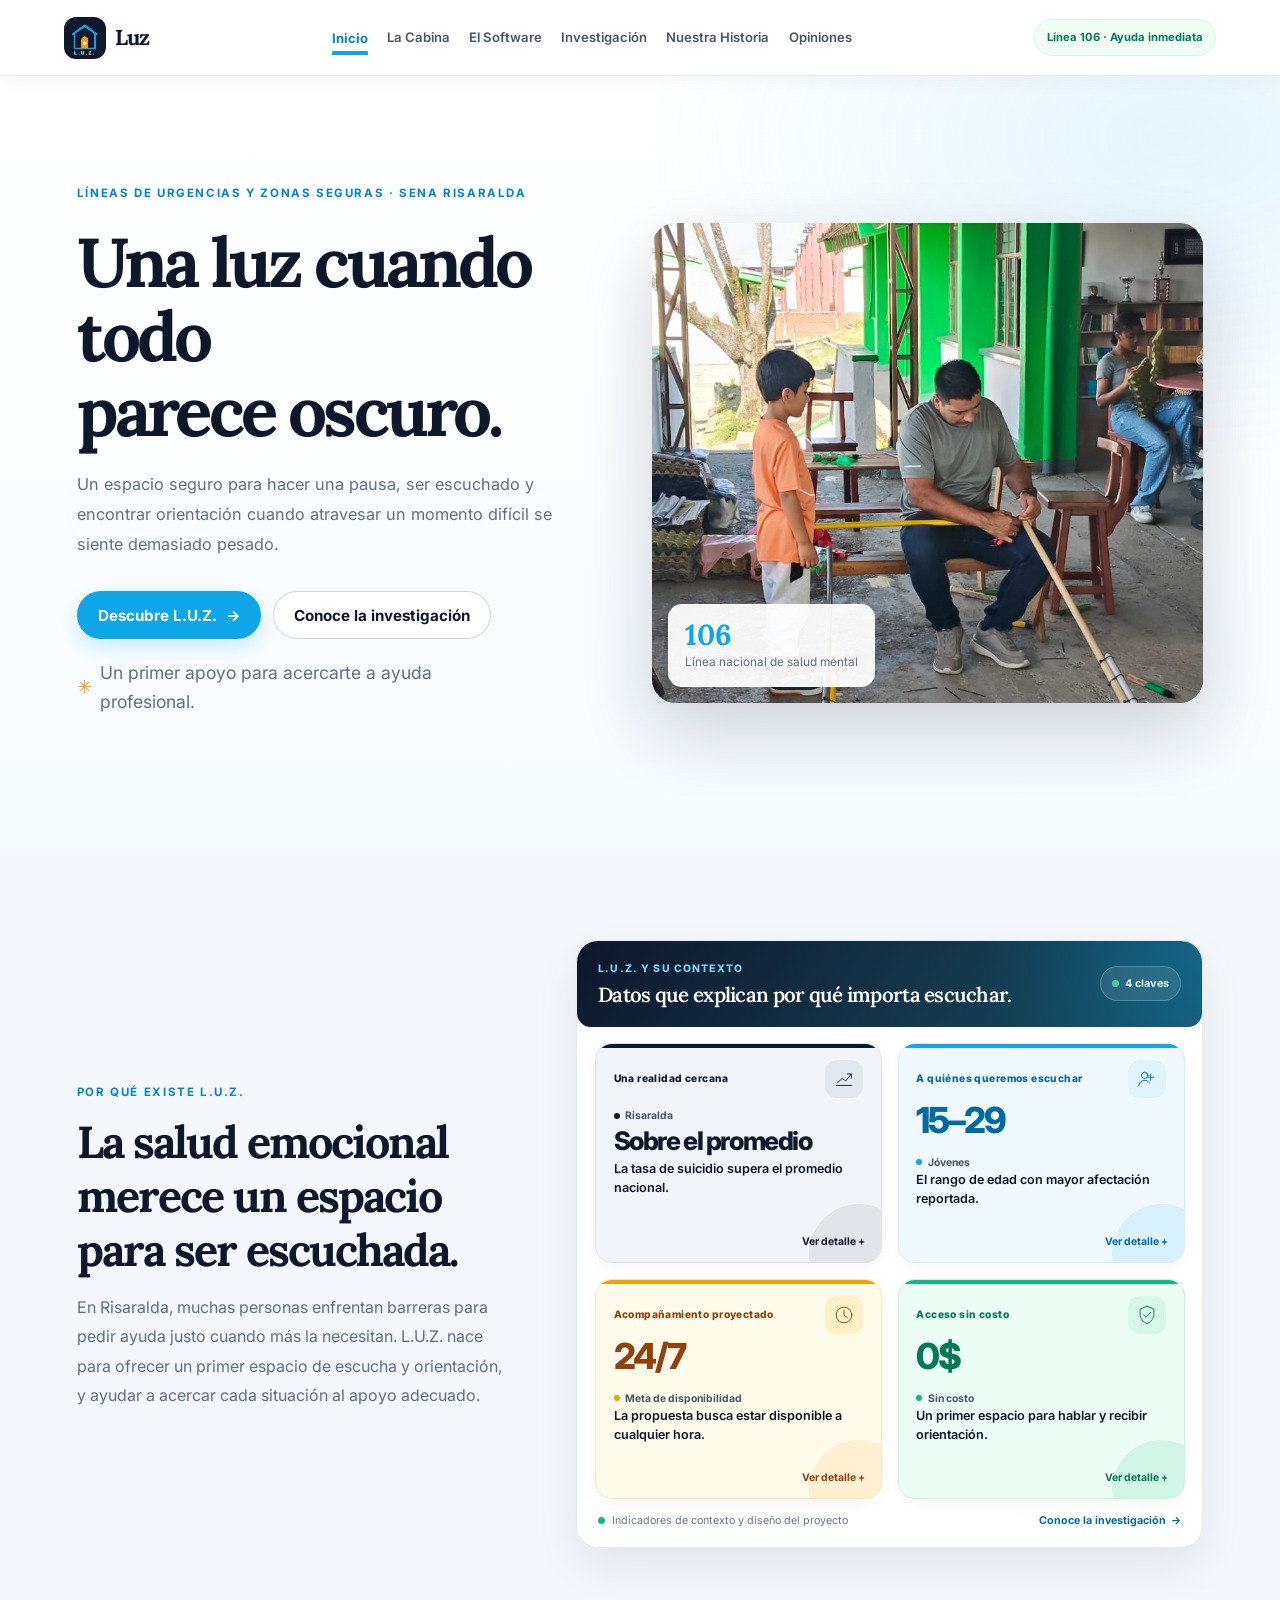
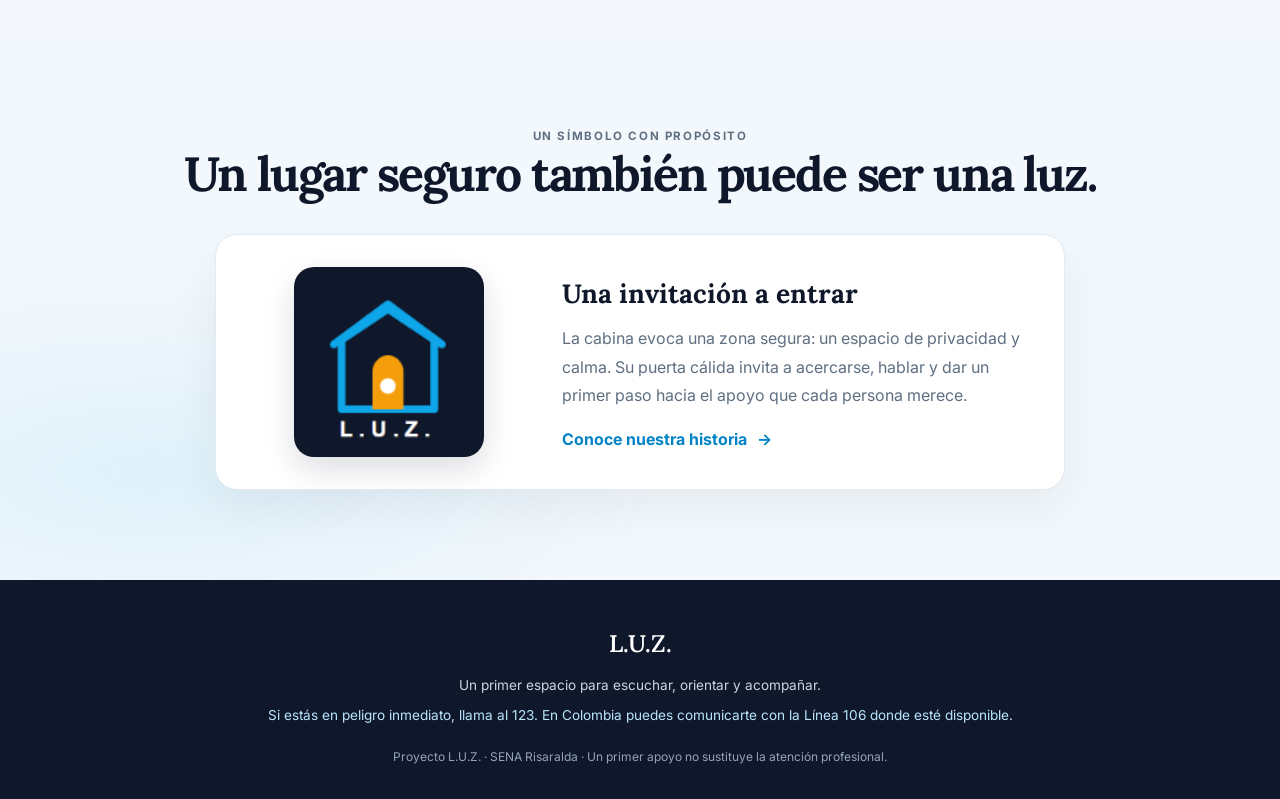
<file: index.html>
<!DOCTYPE html>
<html lang="es">
<head>
    <meta charset="UTF-8">
    <meta name="viewport" content="width=device-width, initial-scale=1.0">
    <meta name="description" content="L.U.Z. ofrece un espacio para escuchar, orientar y acompañar en momentos difíciles.">
    <title>Proyecto L.U.Z. - Inicio</title>
    <link rel="preconnect" href="https://fonts.googleapis.com">
    <link rel="preconnect" href="https://fonts.gstatic.com" crossorigin>
    <link href="https://fonts.googleapis.com/css2?family=Lora:ital,wght@0,400;0,600;1,400&family=Inter:wght@400;500;600;700;800&display=swap" rel="stylesheet">
    <link rel="stylesheet" href="style.css">
    <link rel="stylesheet" href="redesign.css">
</head>
<body class="home-page">
    <nav class="navbar" aria-label="Navegación principal">
        <a class="logo" href="index.html" aria-label="L.U.Z., ir al inicio">
            <img class="logo-image" src="assets/logo-luz.png" alt="">
            <span class="logo-text">Luz</span>
        </a>
        <button class="menu-toggle" type="button" aria-expanded="false" aria-controls="site-nav-links" aria-label="Abrir menú">
            <span></span><span></span><span></span>
        </button>
        <div class="nav-links" id="site-nav-links">
            <a href="index.html" class="active" aria-current="page">Inicio</a>
            <a href="cabina.html">La Cabina</a>
            <a href="software.html">El Software</a>
            <a href="investigacion.html">Investigación</a>
            <a href="nuestra-historia.html">Nuestra Historia</a>
            <a href="resenas.html">Opiniones</a>
        </div>
        <div class="nav-right"><span class="nav-help">Línea 106 · Ayuda inmediata</span></div>
    </nav>

    <main>
        <header class="hero-section">
            <div class="hero-content">
                <span class="subtitle">LÍNEAS DE URGENCIAS Y ZONAS SEGURAS · SENA RISARALDA</span>
                <h1>Una luz cuando todo<br>parece oscuro.</h1>
                <p>Un espacio seguro para hacer una pausa, ser escuchado y encontrar orientación cuando atravesar un momento difícil se siente demasiado pesado.</p>
                <div class="hero-buttons">
                    <a class="btn-primary" href="cabina.html">Descubre L.U.Z. <span aria-hidden="true">→</span></a>
                    <a class="btn-secondary" href="investigacion.html">Conoce la investigación</a>
                </div>
                <p class="hero-reassurance"><span aria-hidden="true">✳</span> Un primer apoyo para acercarte a ayuda profesional.</p>
            </div>
            <div class="hero-image">
                <div class="hero-carousel" role="region" aria-label="Fotos del proyecto L.U.Z.">
                    <img class="hero-carousel-image" id="hero-carousel-image" src="assets/inicio/01-construccion-cabina.jpeg" alt="Equipo construyendo la cabina del proyecto L.U.Z.">
                    <div class="stats-overlay"><strong>106</strong><span>Línea nacional de salud mental</span></div>
                </div>
            </div>
        </header>

        <section class="problem-section" aria-labelledby="why-luz">
            <div class="problem-text">
                <span class="subtitle">POR QUÉ EXISTE L.U.Z.</span>
                <h2 id="why-luz">La salud emocional merece un espacio para ser escuchada.</h2>
                <p>En Risaralda, muchas personas enfrentan barreras para pedir ayuda justo cuando más la necesitan. L.U.Z. nace para ofrecer un primer espacio de escucha y orientación, y ayudar a acercar cada situación al apoyo adecuado.</p>
            </div>

            <section class="kpi-dashboard" aria-labelledby="kpi-title">
                <header class="kpi-dashboard__heading">
                    <div>
                        <p>L.U.Z. Y SU CONTEXTO</p>
                        <h3 id="kpi-title">Datos que explican por qué importa escuchar.</h3>
                    </div>
                    <span>4 claves</span>
                </header>
                <div class="stats-grid">
                    <article class="stat-card kpi-card kpi-card--problem">
                        <div class="kpi-card__top"><span class="kpi-card__category">Una realidad cercana</span><span class="kpi-card__icon" aria-hidden="true"><svg viewBox="0 0 48 48" fill="none"><path d="M7 38h34M10 32 20 23l8 5 12-15M31 13h9v9"/></svg></span></div>
                        <span class="kpi-card__eyebrow">Risaralda</span>
                        <h4 class="kpi-card__value kpi-card__value--statement">Sobre el promedio</h4>
                        <p class="kpi-card__description">La tasa de suicidio supera el promedio nacional.</p>
                        <p class="kpi-card__note" id="kpi-detail-problem">Un llamado a acercar espacios de escucha y apoyo.</p>
                        <button class="kpi-card__expand" type="button" aria-label="Mostrar más información sobre la realidad regional" aria-expanded="false" aria-controls="kpi-detail-problem"></button>
                    </article>
                    <article class="stat-card kpi-card kpi-card--age">
                        <div class="kpi-card__top"><span class="kpi-card__category">A quiénes queremos escuchar</span><span class="kpi-card__icon" aria-hidden="true"><svg viewBox="0 0 48 48" fill="none"><circle cx="19" cy="16" r="7"/><path d="M6 39c0-7 5.8-12 13-12 4.2 0 7.8 1.8 10.1 4.8M32 13v14M25 20h14"/></svg></span></div>
                        <h4 class="kpi-card__value">15–29</h4>
                        <span class="kpi-card__eyebrow">Jóvenes</span>
                        <p class="kpi-card__description">El rango de edad con mayor afectación reportada.</p>
                        <p class="kpi-card__note" id="kpi-detail-age">Cada persona merece ser escuchada sin juicios.</p>
                        <button class="kpi-card__expand" type="button" aria-label="Mostrar más información sobre el rango de edad" aria-expanded="false" aria-controls="kpi-detail-age"></button>
                    </article>
                    <article class="stat-card kpi-card kpi-card--availability">
                        <div class="kpi-card__top"><span class="kpi-card__category">Acompañamiento proyectado</span><span class="kpi-card__icon" aria-hidden="true"><svg viewBox="0 0 48 48" fill="none"><circle cx="24" cy="24" r="17"/><path d="M24 14v11l7 4"/></svg></span></div>
                        <h4 class="kpi-card__value">24/7</h4>
                        <span class="kpi-card__eyebrow">Meta de disponibilidad</span>
                        <p class="kpi-card__description">La propuesta busca estar disponible a cualquier hora.</p>
                        <p class="kpi-card__note" id="kpi-detail-availability">Disponibilidad prevista en el diseño de la cabina.</p>
                        <button class="kpi-card__expand" type="button" aria-label="Mostrar más información sobre la disponibilidad" aria-expanded="false" aria-controls="kpi-detail-availability"></button>
                    </article>
                    <article class="stat-card kpi-card kpi-card--access">
                        <div class="kpi-card__top"><span class="kpi-card__category">Acceso sin costo</span><span class="kpi-card__icon" aria-hidden="true"><svg viewBox="0 0 48 48" fill="none"><path d="M24 5 39 11v11c0 10-6.5 17-15 21C15.5 39 9 32 9 22V11l15-6Z"/><path d="m17 24 5 5 10-11"/></svg></span></div>
                        <h4 class="kpi-card__value">0$</h4>
                        <span class="kpi-card__eyebrow">Sin costo</span>
                        <p class="kpi-card__description">Un primer espacio para hablar y recibir orientación.</p>
                        <p class="kpi-card__note" id="kpi-detail-access">La escucha no debería ser una barrera.</p>
                        <button class="kpi-card__expand" type="button" aria-label="Mostrar más información sobre el acceso sin costo" aria-expanded="false" aria-controls="kpi-detail-access"></button>
                    </article>
                </div>
                <footer class="kpi-dashboard__footer">
                    <span><span class="kpi-dashboard__footer-dot" aria-hidden="true"></span> Indicadores de contexto y diseño del proyecto</span>
                    <a href="investigacion.html">Conoce la investigación <span aria-hidden="true">→</span></a>
                </footer>
            </section>
        </section>

        <section class="logo-concept-section content-section">
            <p class="subtitle">UN SÍMBOLO CON PROPÓSITO</p>
            <h2>Un lugar seguro también puede ser una luz.</h2>
            <div class="home-concept">
                <img class="logo-concept-image" src="assets/logo-luz.png" alt="Logo de L.U.Z.: una cabina azul con una puerta cálida sobre fondo oscuro.">
                <div class="home-concept__copy">
                    <h3>Una invitación a entrar</h3>
                    <p>La cabina evoca una zona segura: un espacio de privacidad y calma. Su puerta cálida invita a acercarse, hablar y dar un primer paso hacia el apoyo que cada persona merece.</p>
                    <a href="nuestra-historia.html">Conoce nuestra historia <span aria-hidden="true">→</span></a>
                </div>
            </div>
        </section>
    </main>

    <footer class="site-footer">
        <a class="site-footer__brand" href="index.html">L.U.Z.</a>
        <p>Un primer espacio para escuchar, orientar y acompañar.</p>
        <p class="site-footer__help">Si estás en peligro inmediato, llama al 123. En Colombia puedes comunicarte con la Línea 106 donde esté disponible.</p>
        <small>Proyecto L.U.Z. · SENA Risaralda · Un primer apoyo no sustituye la atención profesional.</small>
    </footer>
    <script src="app.js"></script>
</body>
</html>
</file>
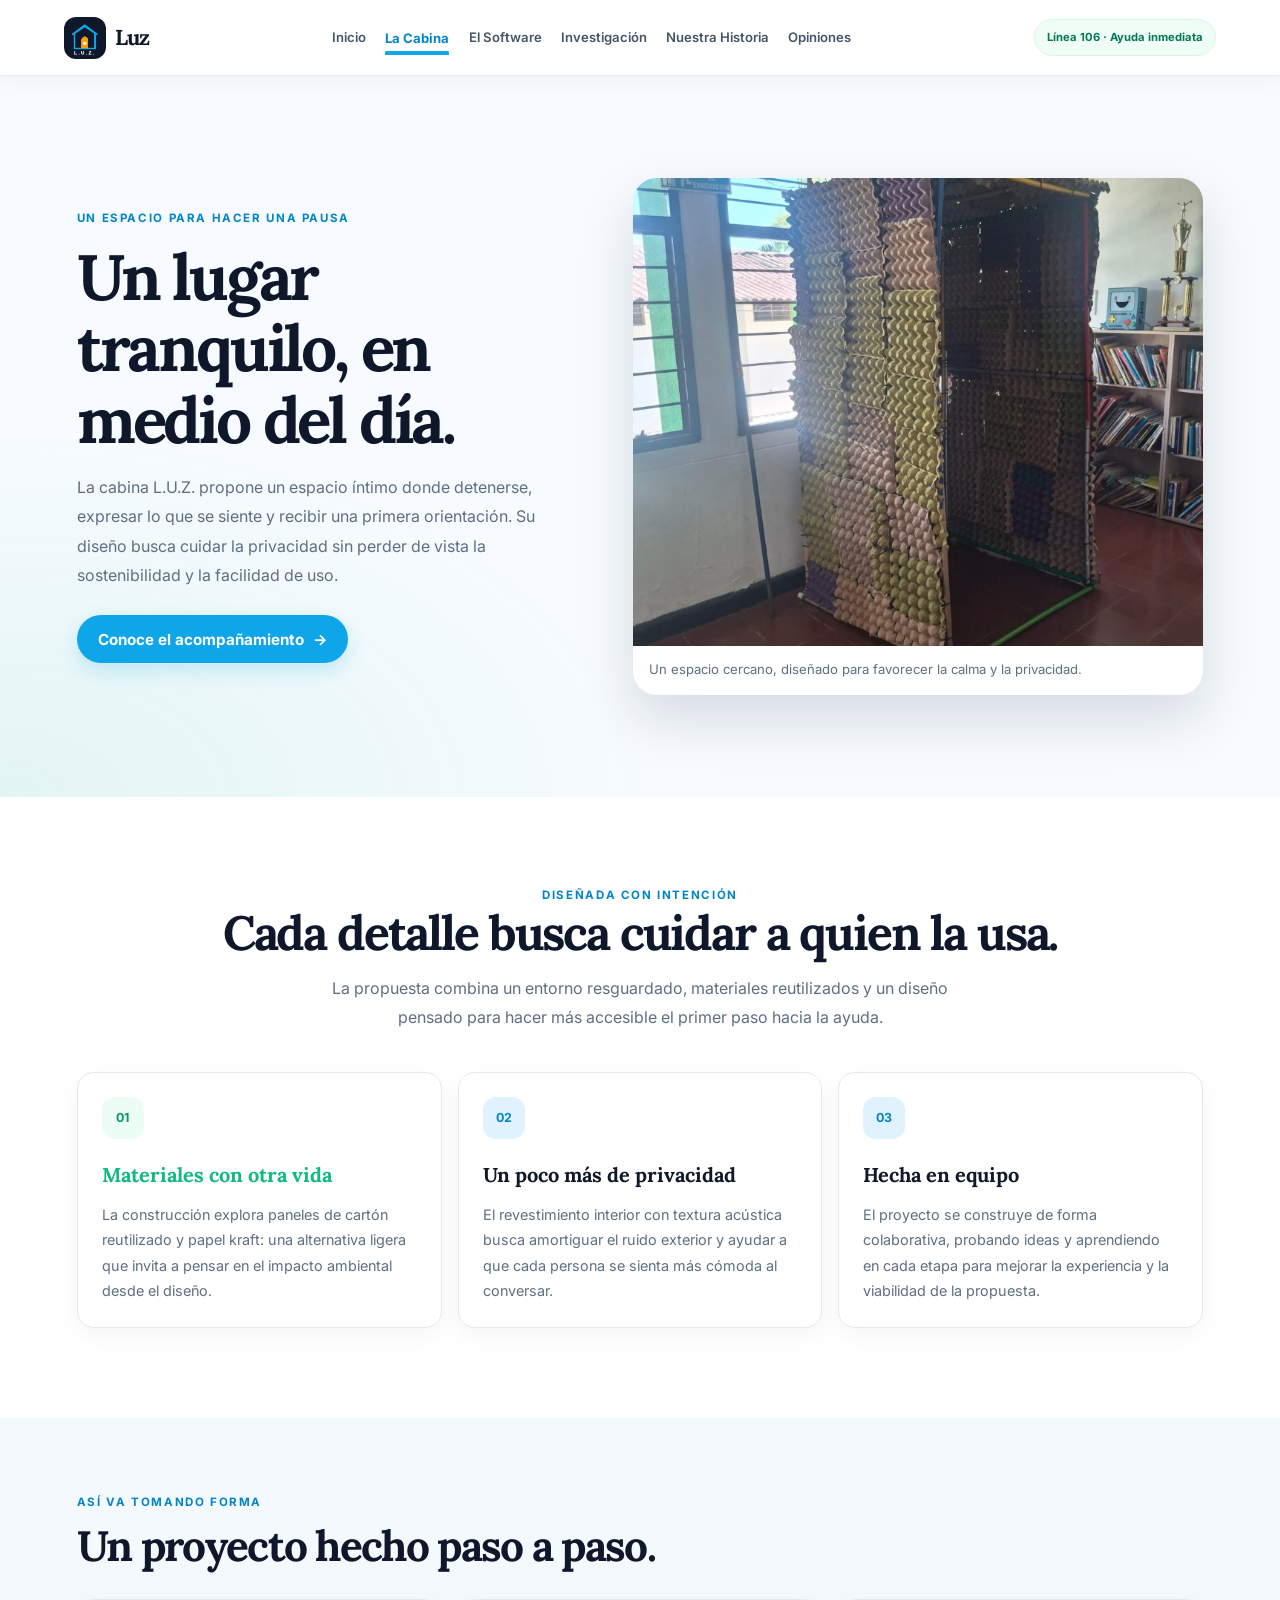
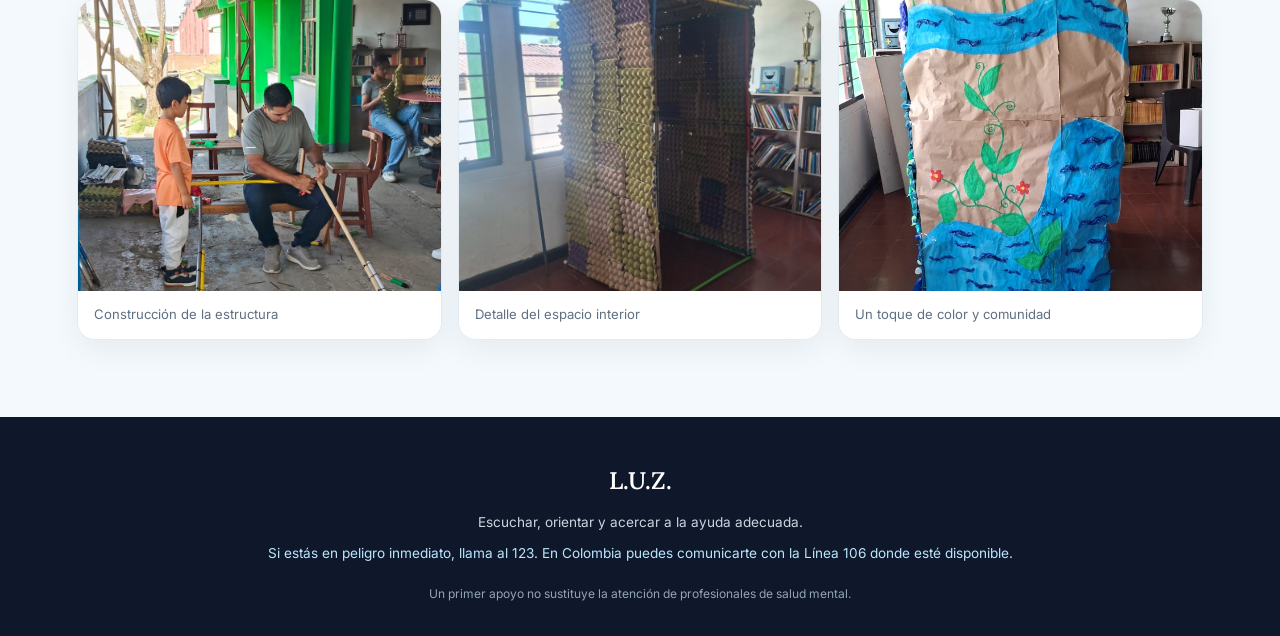
<file: cabina.html>
<!DOCTYPE html>
<html lang="es">
<head>
    <meta charset="UTF-8">
    <meta name="viewport" content="width=device-width, initial-scale=1.0">
    <meta name="description" content="Conoce la cabina L.U.Z., un espacio de escucha diseñado con privacidad, cuidado y materiales reutilizados.">
    <title>La Cabina | Proyecto L.U.Z.</title>
    <link rel="preconnect" href="https://fonts.googleapis.com">
    <link rel="preconnect" href="https://fonts.gstatic.com" crossorigin>
    <link href="https://fonts.googleapis.com/css2?family=Lora:ital,wght@0,400;0,600;1,400&family=Inter:wght@400;500;600;700;800&display=swap" rel="stylesheet">
    <link rel="stylesheet" href="style.css">
    <link rel="stylesheet" href="redesign.css">
</head>
<body>
    <nav class="navbar" aria-label="Navegación principal">
        <a class="logo" href="index.html" aria-label="L.U.Z., ir al inicio"><img class="logo-image" src="assets/logo-luz.png" alt=""><span class="logo-text">Luz</span></a>
        <button class="menu-toggle" type="button" aria-expanded="false" aria-controls="site-nav-links" aria-label="Abrir menú"><span></span><span></span><span></span></button>
        <div class="nav-links" id="site-nav-links">
            <a href="index.html">Inicio</a><a href="cabina.html" class="active" aria-current="page">La Cabina</a><a href="software.html">El Software</a><a href="investigacion.html">Investigación</a><a href="nuestra-historia.html">Nuestra Historia</a><a href="resenas.html">Opiniones</a>
        </div>
        <div class="nav-right"><span class="nav-help">Línea 106 · Ayuda inmediata</span></div>
    </nav>
    <main>
        <header class="cabin-hero">
            <div class="cabin-hero__copy">
                <p class="subtitle">UN ESPACIO PARA HACER UNA PAUSA</p>
                <h1>Un lugar tranquilo, en medio del día.</h1>
                <p>La cabina L.U.Z. propone un espacio íntimo donde detenerse, expresar lo que se siente y recibir una primera orientación. Su diseño busca cuidar la privacidad sin perder de vista la sostenibilidad y la facilidad de uso.</p>
                <a class="btn-primary" href="software.html">Conoce el acompañamiento <span aria-hidden="true">→</span></a>
            </div>
            <figure class="cabin-hero__image">
                <img src="assets/inicio/03-cabina-acustica.jpg" alt="Vista de la cabina L.U.Z. revestida con paneles acústicos y preparada como espacio de conversación." loading="lazy">
                <figcaption>Un espacio cercano, diseñado para favorecer la calma y la privacidad.</figcaption>
            </figure>
        </header>
        <section class="content-section cabin-details" aria-labelledby="cabin-details-title">
            <p class="subtitle">DISEÑADA CON INTENCIÓN</p>
            <h2 id="cabin-details-title">Cada detalle busca cuidar a quien la usa.</h2>
            <p class="cabin-details__intro">La propuesta combina un entorno resguardado, materiales reutilizados y un diseño pensado para hacer más accesible el primer paso hacia la ayuda.</p>
            <div class="features-section">
                <article class="feature-card feature-card--sustainable">
                    <span class="feature-card__number" aria-hidden="true">01</span>
                    <h3>Materiales con otra vida</h3>
                    <p>La construcción explora paneles de cartón reutilizado y papel kraft: una alternativa ligera que invita a pensar en el impacto ambiental desde el diseño.</p>
                </article>
                <article class="feature-card">
                    <span class="feature-card__number" aria-hidden="true">02</span>
                    <h3>Un poco más de privacidad</h3>
                    <p>El revestimiento interior con textura acústica busca amortiguar el ruido exterior y ayudar a que cada persona se sienta más cómoda al conversar.</p>
                </article>
                <article class="feature-card">
                    <span class="feature-card__number" aria-hidden="true">03</span>
                    <h3>Hecha en equipo</h3>
                    <p>El proyecto se construye de forma colaborativa, probando ideas y aprendiendo en cada etapa para mejorar la experiencia y la viabilidad de la propuesta.</p>
                </article>
            </div>
        </section>
        <section class="cabin-gallery" aria-labelledby="cabin-gallery-title">
            <div class="cabin-gallery__heading">
                <p class="subtitle">ASÍ VA TOMANDO FORMA</p>
                <h2 id="cabin-gallery-title">Un proyecto hecho paso a paso.</h2>
            </div>
            <div class="cabin-gallery__grid">
                <figure><img src="assets/inicio/01-construccion-cabina.jpeg" alt="Construcción colaborativa de la estructura de la cabina." loading="lazy"><figcaption>Construcción de la estructura</figcaption></figure>
                <figure><img src="assets/inicio/03-cabina-acustica.jpg" alt="Detalle del interior acústico de la cabina." loading="lazy"><figcaption>Detalle del espacio interior</figcaption></figure>
                <figure><img src="assets/inicio/06-mural-de-la-cabina.jpg" alt="Mural pintado a mano que aporta color a la cabina." loading="lazy"><figcaption>Un toque de color y comunidad</figcaption></figure>
            </div>
        </section>
    </main>
    <footer class="site-footer">
        <a class="site-footer__brand" href="index.html">L.U.Z.</a>
        <p>Escuchar, orientar y acercar a la ayuda adecuada.</p>
        <p class="site-footer__help">Si estás en peligro inmediato, llama al 123. En Colombia puedes comunicarte con la Línea 106 donde esté disponible.</p>
        <small>Un primer apoyo no sustituye la atención de profesionales de salud mental.</small>
    </footer>
    <script src="app.js"></script>
</body>
</html>
</file>
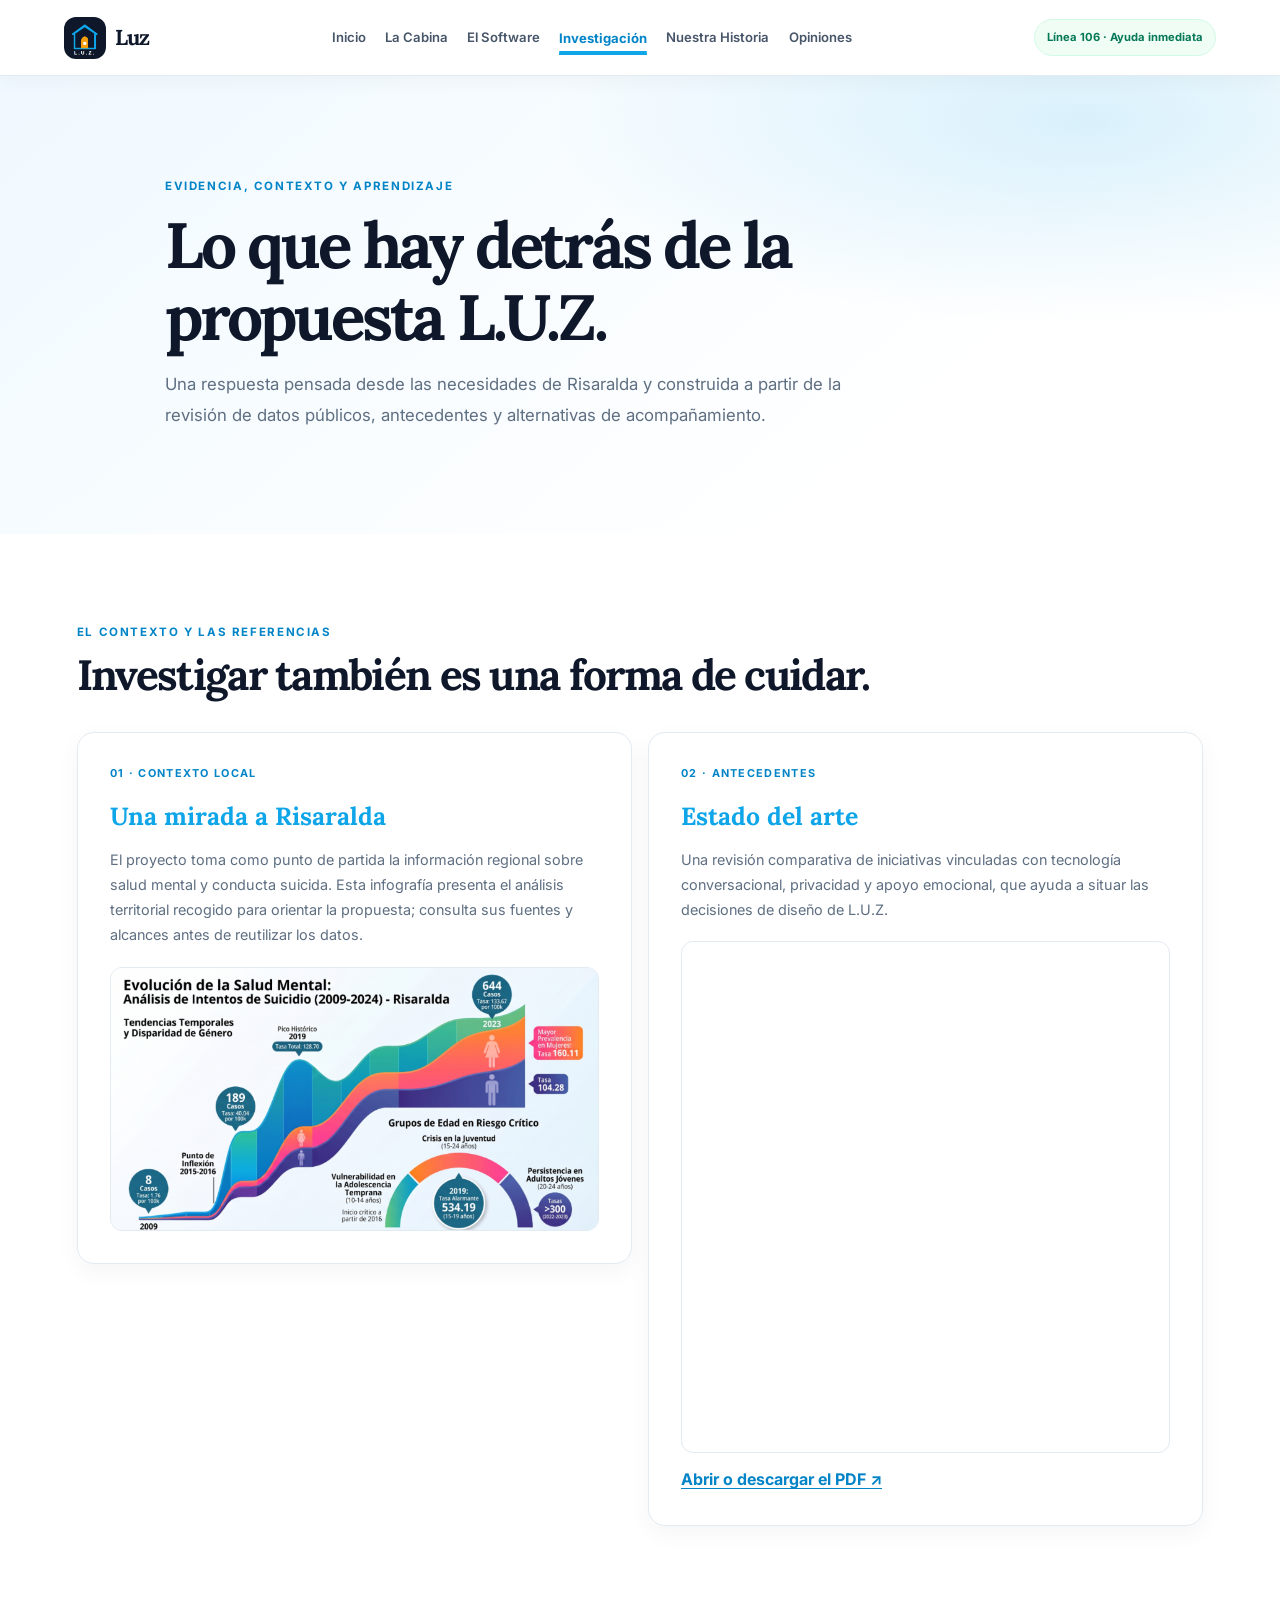
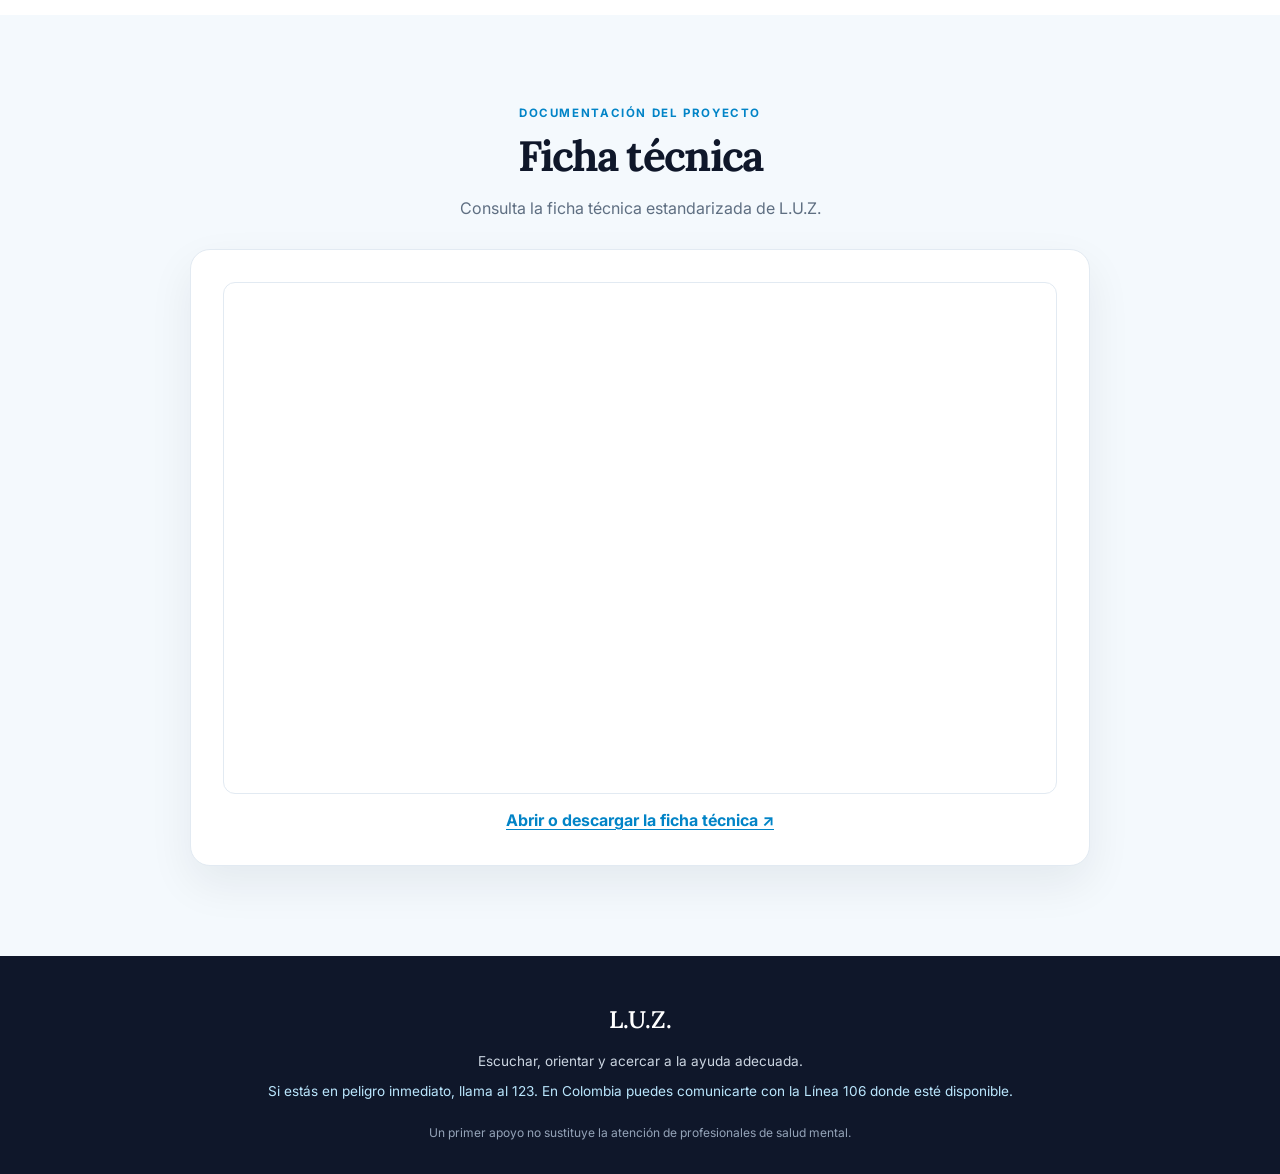
<file: investigacion.html>
<!DOCTYPE html>
<html lang="es">
<head>
    <meta charset="UTF-8">
    <meta name="viewport" content="width=device-width, initial-scale=1.0">
    <meta name="description" content="Consulta el contexto regional, las fuentes y los documentos que respaldan la propuesta del proyecto L.U.Z.">
    <title>Investigación | Proyecto L.U.Z.</title>
    <link rel="preconnect" href="https://fonts.googleapis.com">
    <link rel="preconnect" href="https://fonts.gstatic.com" crossorigin>
    <link href="https://fonts.googleapis.com/css2?family=Lora:ital,wght@0,400;0,600;1,400&family=Inter:wght@400;500;600;700;800&display=swap" rel="stylesheet">
    <link rel="stylesheet" href="style.css">
    <link rel="stylesheet" href="redesign.css">
</head>
<body>
    <nav class="navbar" aria-label="Navegación principal">
        <a class="logo" href="index.html" aria-label="L.U.Z., ir al inicio"><img class="logo-image" src="assets/logo-luz.png" alt=""><span class="logo-text">Luz</span></a>
        <button class="menu-toggle" type="button" aria-expanded="false" aria-controls="site-nav-links" aria-label="Abrir menú"><span></span><span></span><span></span></button>
        <div class="nav-links" id="site-nav-links">
            <a href="index.html">Inicio</a><a href="cabina.html">La Cabina</a><a href="software.html">El Software</a><a href="investigacion.html" class="active" aria-current="page">Investigación</a><a href="nuestra-historia.html">Nuestra Historia</a><a href="resenas.html">Opiniones</a>
        </div>
        <div class="nav-right"><span class="nav-help">Línea 106 · Ayuda inmediata</span></div>
    </nav>
    <main>
        <header class="research-hero">
            <p class="subtitle">EVIDENCIA, CONTEXTO Y APRENDIZAJE</p>
            <h1>Lo que hay detrás de la propuesta L.U.Z.</h1>
            <p>Una respuesta pensada desde las necesidades de Risaralda y construida a partir de la revisión de datos públicos, antecedentes y alternativas de acompañamiento.</p>
        </header>
        <section class="content-section research-content" aria-labelledby="research-title">
            <div class="research-section-heading">
                <p class="subtitle">EL CONTEXTO Y LAS REFERENCIAS</p>
                <h2 id="research-title">Investigar también es una forma de cuidar.</h2>
            </div>
            <div class="stats-grid">
                <article class="stat-card research-card">
                    <span class="research-card__index">01 · CONTEXTO LOCAL</span>
                    <h3>Una mirada a Risaralda</h3>
                    <p>El proyecto toma como punto de partida la información regional sobre salud mental y conducta suicida. Esta infografía presenta el análisis territorial recogido para orientar la propuesta; consulta sus fuentes y alcances antes de reutilizar los datos.</p>
                    <img class="regional-chart" src="assets/contexto-regional.png" alt="Infografía del proyecto sobre la evolución de indicadores de salud mental e intentos de suicidio en Risaralda entre 2009 y 2024." loading="lazy">
                </article>
                <article class="stat-card research-card">
                    <span class="research-card__index">02 · ANTECEDENTES</span>
                    <h3>Estado del arte</h3>
                    <p>Una revisión comparativa de iniciativas vinculadas con tecnología conversacional, privacidad y apoyo emocional, que ayuda a situar las decisiones de diseño de L.U.Z.</p>
                    <iframe class="state-of-art-pdf" src="assets/estado-del-arte.pdf" title="Documento de investigación: Estado del Arte" loading="lazy"></iframe>
                    <a class="pdf-download" href="assets/estado-del-arte.pdf" target="_blank" rel="noopener">Abrir o descargar el PDF <span aria-hidden="true">↗</span></a>
                </article>
            </div>
        </section>
        <section class="content-section technical-section bg-light" aria-labelledby="technical-title">
            <div class="technical-section__heading">
                <p class="subtitle">DOCUMENTACIÓN DEL PROYECTO</p>
                <h2 id="technical-title">Ficha técnica</h2>
                <p>Consulta la ficha técnica estandarizada de L.U.Z.</p>
            </div>
            <div class="technical-sheet-container">
                <iframe class="state-of-art-pdf" src="assets/ficha-tecnica.pdf" title="Ficha técnica estandarizada del proyecto L.U.Z." loading="lazy"></iframe>
                <a class="pdf-download" href="assets/ficha-tecnica.pdf" target="_blank" rel="noopener">Abrir o descargar la ficha técnica <span aria-hidden="true">↗</span></a>
            </div>
        </section>
    </main>
    <footer class="site-footer">
        <a class="site-footer__brand" href="index.html">L.U.Z.</a>
        <p>Escuchar, orientar y acercar a la ayuda adecuada.</p>
        <p class="site-footer__help">Si estás en peligro inmediato, llama al 123. En Colombia puedes comunicarte con la Línea 106 donde esté disponible.</p>
        <small>Un primer apoyo no sustituye la atención de profesionales de salud mental.</small>
    </footer>
    <script src="app.js"></script>
</body>
</html>
</file>
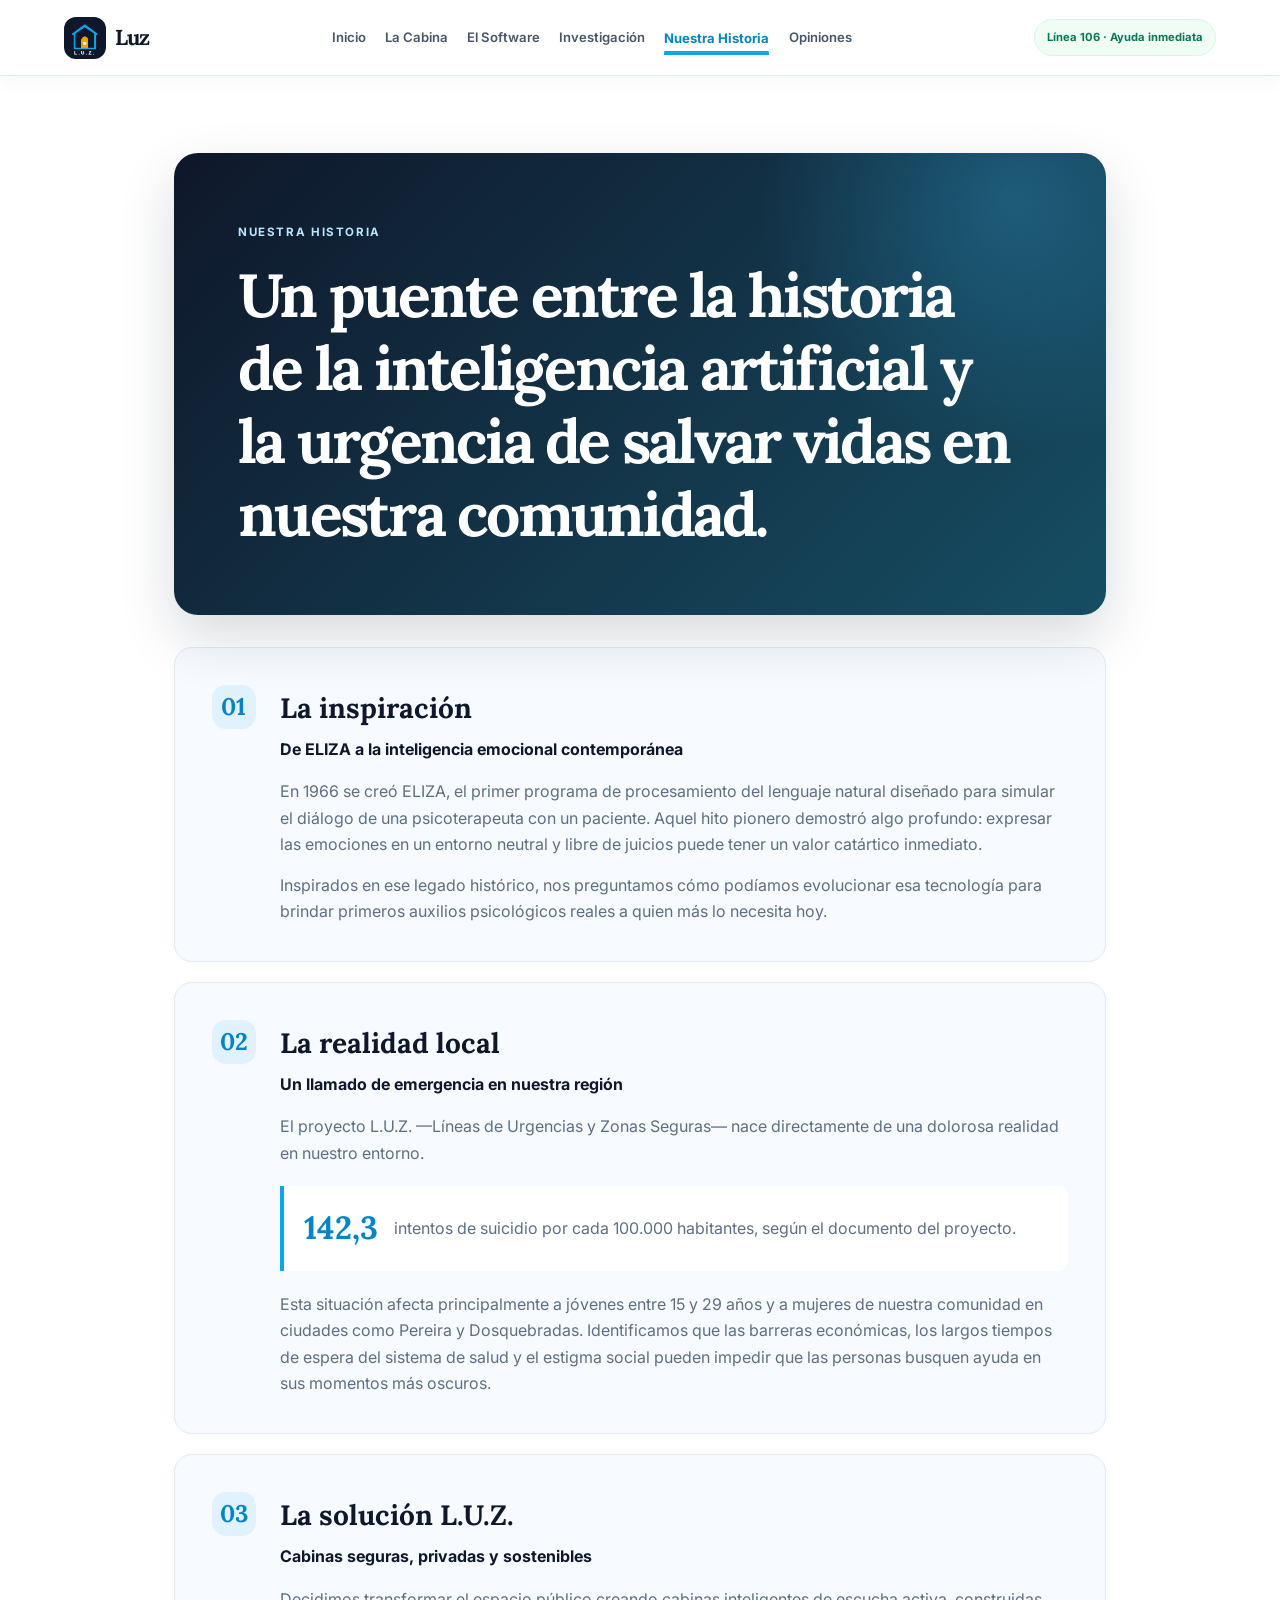
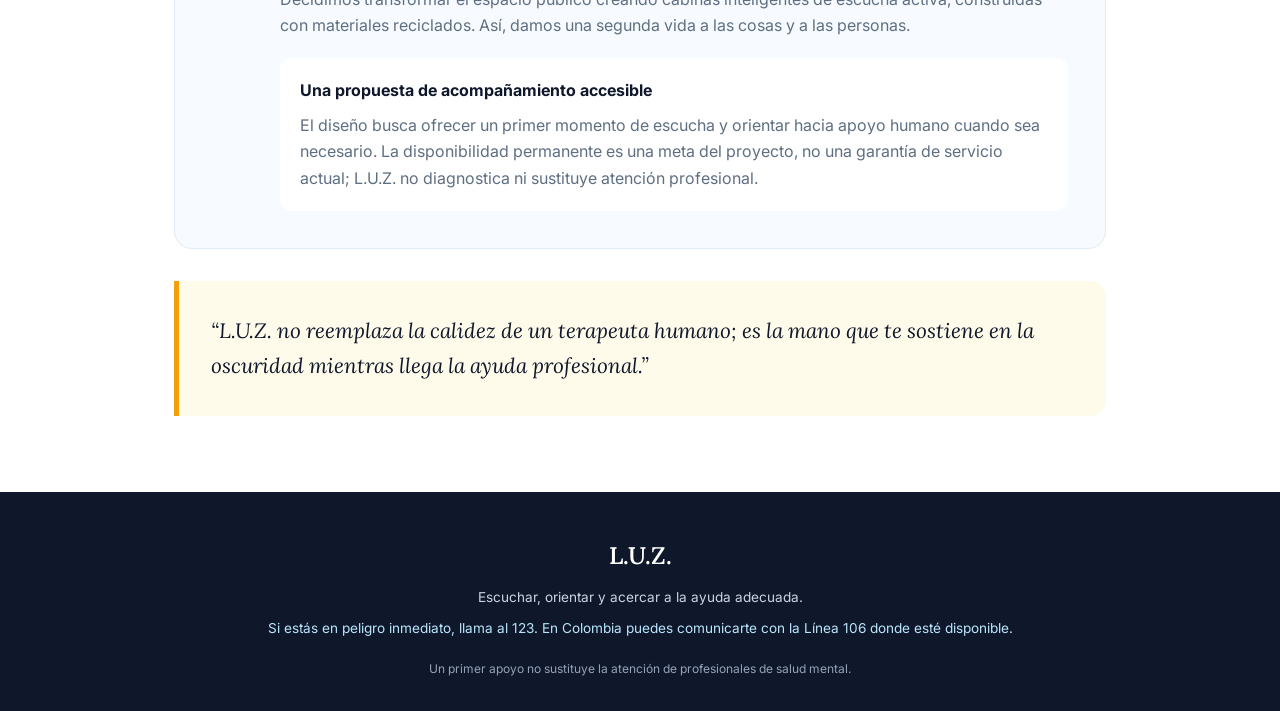
<file: nuestra-historia.html>
<!DOCTYPE html>
<html lang="es">
<head>
    <meta charset="UTF-8">
    <meta name="viewport" content="width=device-width, initial-scale=1.0">
    <title>Nuestra Historia - Proyecto L.U.Z.</title>
    <link rel="preconnect" href="https://fonts.googleapis.com">
    <link rel="preconnect" href="https://fonts.gstatic.com" crossorigin>
    <link href="https://fonts.googleapis.com/css2?family=Lora:ital,wght@0,400;0,600;1,400&family=Inter:wght@400;500;600&display=swap" rel="stylesheet">
    <link rel="stylesheet" href="style.css">
    <link rel="stylesheet" href="redesign.css">
</head>
<body>

    <nav class="navbar" aria-label="Navegación principal">
        <a class="logo" href="index.html" aria-label="L.U.Z., ir al inicio">
            <img class="logo-image" src="assets/logo-luz.png" alt="">
            <span class="logo-text">Luz</span>
        </a>
        <button class="menu-toggle" type="button" aria-expanded="false" aria-controls="site-nav-links" aria-label="Abrir menú"><span></span><span></span><span></span></button>
        <div class="nav-links" id="site-nav-links">
            <a href="index.html">Inicio</a>
            <a href="cabina.html">La Cabina</a>
            <a href="software.html">El Software</a>
            <a href="investigacion.html">Investigación</a>
            <a href="nuestra-historia.html" class="active" aria-current="page">Nuestra Historia</a>
            <a href="resenas.html">Opiniones</a>
        </div>
        <div class="nav-right">
            <span class="nav-help">Línea 106 · Ayuda inmediata</span>
        </div>
    </nav>

    <main class="story-page">
        <header class="story-hero">
            <span class="subtitle">NUESTRA HISTORIA</span>
            <h1>Un puente entre la historia de la inteligencia artificial y la urgencia de salvar vidas en nuestra comunidad.</h1>
        </header>

        <div class="story-timeline">
            <section class="story-step">
                <span class="story-step-number" aria-hidden="true">01</span>
                <div>
                    <h2>La inspiración</h2>
                    <h3>De ELIZA a la inteligencia emocional contemporánea</h3>
                    <p>En 1966 se creó ELIZA, el primer programa de procesamiento del lenguaje natural diseñado para simular el diálogo de una psicoterapeuta con un paciente. Aquel hito pionero demostró algo profundo: expresar las emociones en un entorno neutral y libre de juicios puede tener un valor catártico inmediato.</p>
                    <p>Inspirados en ese legado histórico, nos preguntamos cómo podíamos evolucionar esa tecnología para brindar primeros auxilios psicológicos reales a quien más lo necesita hoy.</p>
                </div>
            </section>

            <section class="story-step">
                <span class="story-step-number" aria-hidden="true">02</span>
                <div>
                    <h2>La realidad local</h2>
                    <h3>Un llamado de emergencia en nuestra región</h3>
                    <p>El proyecto L.U.Z. —Líneas de Urgencias y Zonas Seguras— nace directamente de una dolorosa realidad en nuestro entorno.</p>
                    <div class="story-stat">
                        <strong>142,3</strong>
                        <span>intentos de suicidio por cada 100.000 habitantes, según el documento del proyecto.</span>
                    </div>
                    <p>Esta situación afecta principalmente a jóvenes entre 15 y 29 años y a mujeres de nuestra comunidad en ciudades como Pereira y Dosquebradas. Identificamos que las barreras económicas, los largos tiempos de espera del sistema de salud y el estigma social pueden impedir que las personas busquen ayuda en sus momentos más oscuros.</p>
                </div>
            </section>

            <section class="story-step">
                <span class="story-step-number" aria-hidden="true">03</span>
                <div>
                    <h2>La solución L.U.Z.</h2>
                    <h3>Cabinas seguras, privadas y sostenibles</h3>
                    <p>Decidimos transformar el espacio público creando cabinas inteligentes de escucha activa, construidas con materiales reciclados. Así, damos una segunda vida a las cosas y a las personas.</p>
                    <div class="story-support">
                        <h3>Una propuesta de acompañamiento accesible</h3>
                        <p>El diseño busca ofrecer un primer momento de escucha y orientar hacia apoyo humano cuando sea necesario. La disponibilidad permanente es una meta del proyecto, no una garantía de servicio actual; L.U.Z. no diagnostica ni sustituye atención profesional.</p>
                    </div>
                </div>
            </section>
        </div>

        <blockquote class="story-closing">
            <p>“L.U.Z. no reemplaza la calidez de un terapeuta humano; es la mano que te sostiene en la oscuridad mientras llega la ayuda profesional.”</p>
        </blockquote>
    </main>

    <footer class="site-footer">
        <a class="site-footer__brand" href="index.html">L.U.Z.</a>
        <p>Escuchar, orientar y acercar a la ayuda adecuada.</p>
        <p class="site-footer__help">Si estás en peligro inmediato, llama al 123. En Colombia puedes comunicarte con la Línea 106 donde esté disponible.</p>
        <small>Un primer apoyo no sustituye la atención de profesionales de salud mental.</small>
    </footer>
    <script src="app.js"></script>
</body>
</html>
</file>
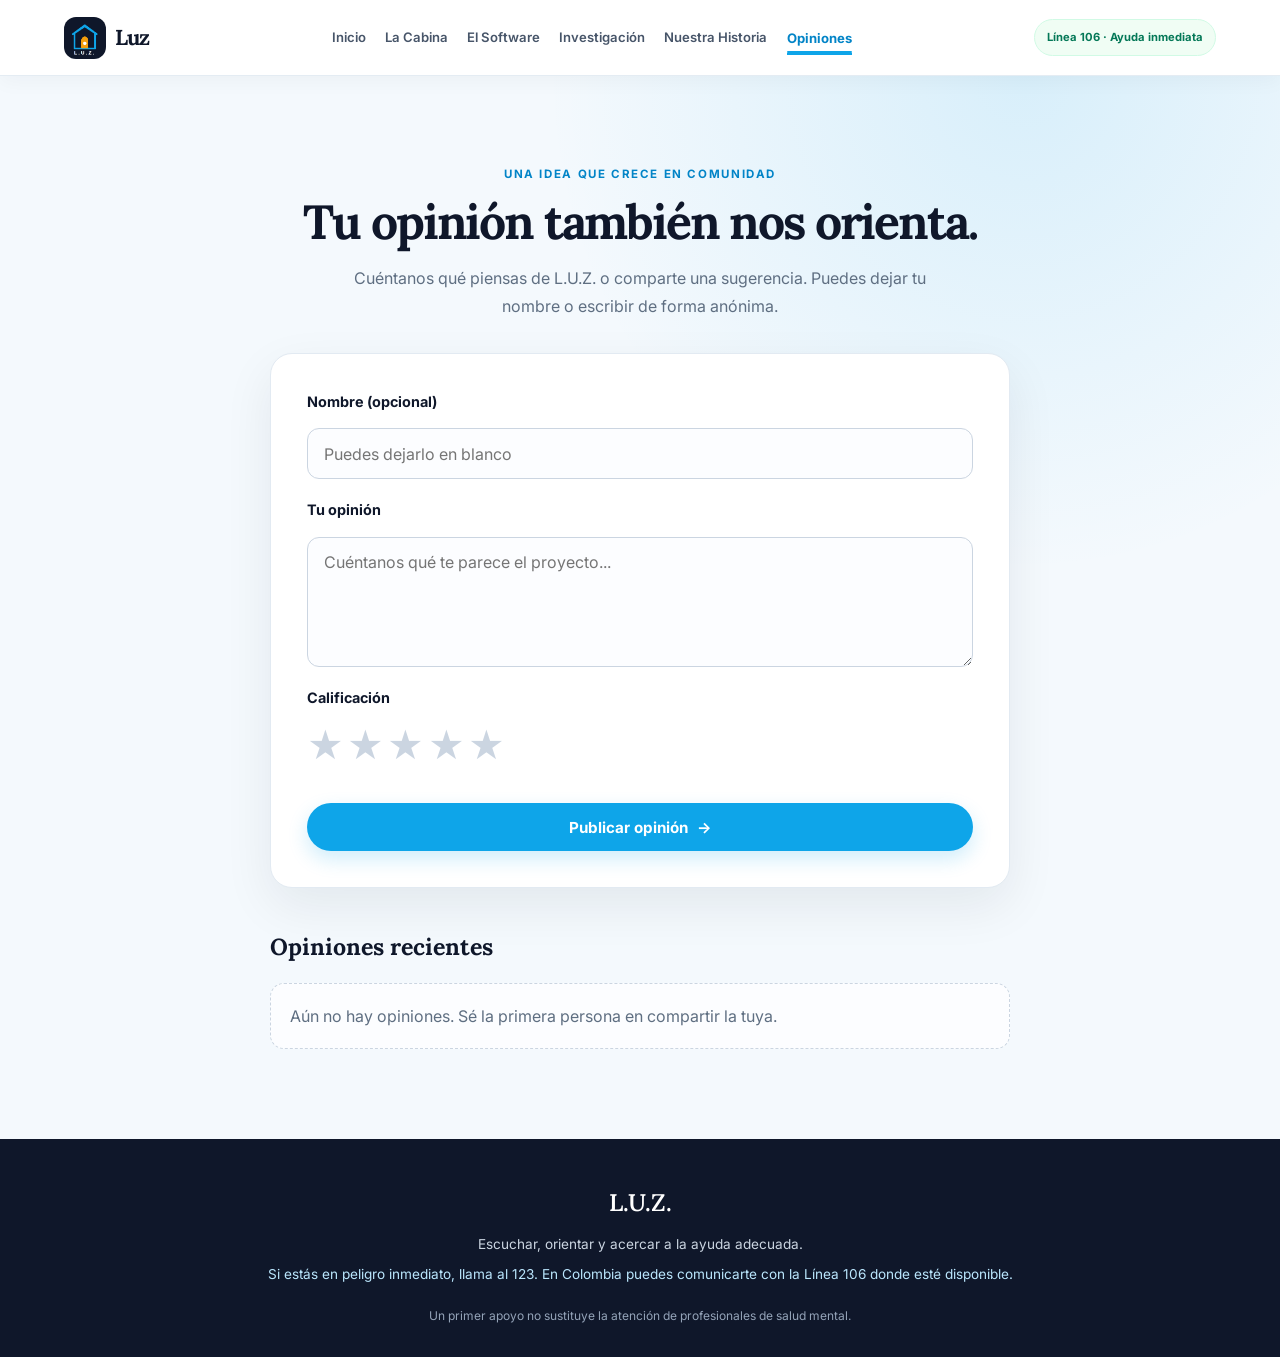
<file: resenas.html>
<!DOCTYPE html>
<html lang="es">
<head>
    <meta charset="UTF-8">
    <meta name="viewport" content="width=device-width, initial-scale=1.0">
    <meta name="description" content="Comparte tu opinión o sugerencia sobre el proyecto L.U.Z.">
    <title>Opiniones | Proyecto L.U.Z.</title>
    <link rel="preconnect" href="https://fonts.googleapis.com">
    <link rel="preconnect" href="https://fonts.gstatic.com" crossorigin>
    <link href="https://fonts.googleapis.com/css2?family=Lora:ital,wght@0,400;0,600;1,400&family=Inter:wght@400;500;600;700;800&display=swap" rel="stylesheet">
    <link rel="stylesheet" href="style.css">
    <link rel="stylesheet" href="redesign.css">
</head>
<body>
    <nav class="navbar" aria-label="Navegación principal">
        <a class="logo" href="index.html" aria-label="L.U.Z., ir al inicio"><img class="logo-image" src="assets/logo-luz.png" alt=""><span class="logo-text">Luz</span></a>
        <button class="menu-toggle" type="button" aria-expanded="false" aria-controls="site-nav-links" aria-label="Abrir menú"><span></span><span></span><span></span></button>
        <div class="nav-links" id="site-nav-links">
            <a href="index.html">Inicio</a><a href="cabina.html">La Cabina</a><a href="software.html">El Software</a><a href="investigacion.html">Investigación</a><a href="nuestra-historia.html">Nuestra Historia</a><a href="resenas.html" class="active" aria-current="page">Opiniones</a>
        </div>
        <div class="nav-right"><span class="nav-help">Línea 106 · Ayuda inmediata</span></div>
    </nav>
    <main class="reviews-section">
        <div class="reviews-container">
            <header class="reviews-header">
                <span class="subtitle">UNA IDEA QUE CRECE EN COMUNIDAD</span>
                <h2>Tu opinión también nos orienta.</h2>
                <p>Cuéntanos qué piensas de L.U.Z. o comparte una sugerencia. Puedes dejar tu nombre o escribir de forma anónima.</p>
            </header>
            <form id="review-form" class="review-form">
                <div class="form-group">
                    <label for="reviewer-name">Nombre <span>(opcional)</span></label>
                    <input type="text" id="reviewer-name" name="name" autocomplete="name" maxlength="80" placeholder="Puedes dejarlo en blanco">
                </div>
                <div class="form-group">
                    <label for="review-text">Tu opinión</label>
                    <textarea id="review-text" name="review" required maxlength="1500" placeholder="Cuéntanos qué te parece el proyecto..." rows="5"></textarea>
                </div>
                <fieldset class="form-group rating-field">
                    <legend>Calificación</legend>
                    <div class="star-rating" role="radiogroup" aria-label="Calificación de una a cinco estrellas">
                        <input type="radio" id="star5" name="rating" value="5" required><label for="star5" aria-label="5 estrellas">★</label>
                        <input type="radio" id="star4" name="rating" value="4"><label for="star4" aria-label="4 estrellas">★</label>
                        <input type="radio" id="star3" name="rating" value="3"><label for="star3" aria-label="3 estrellas">★</label>
                        <input type="radio" id="star2" name="rating" value="2"><label for="star2" aria-label="2 estrellas">★</label>
                        <input type="radio" id="star1" name="rating" value="1"><label for="star1" aria-label="1 estrella">★</label>
                    </div>
                </fieldset>
                <button type="submit" class="btn-primary">Publicar opinión <span aria-hidden="true">→</span></button>
            </form>
            <section class="recent-reviews" aria-labelledby="recent-reviews-title">
                <h3 id="recent-reviews-title">Opiniones recientes</h3>
                <div id="reviews-list" aria-live="polite">
                    <p class="no-reviews-msg">Aún no hay opiniones. Sé la primera persona en compartir la tuya.</p>
                </div>
            </section>
        </div>
    </main>
    <footer class="site-footer">
        <a class="site-footer__brand" href="index.html">L.U.Z.</a>
        <p>Escuchar, orientar y acercar a la ayuda adecuada.</p>
        <p class="site-footer__help">Si estás en peligro inmediato, llama al 123. En Colombia puedes comunicarte con la Línea 106 donde esté disponible.</p>
        <small>Un primer apoyo no sustituye la atención de profesionales de salud mental.</small>
    </footer>
    <script src="app.js"></script>
</body>
</html>
</file>
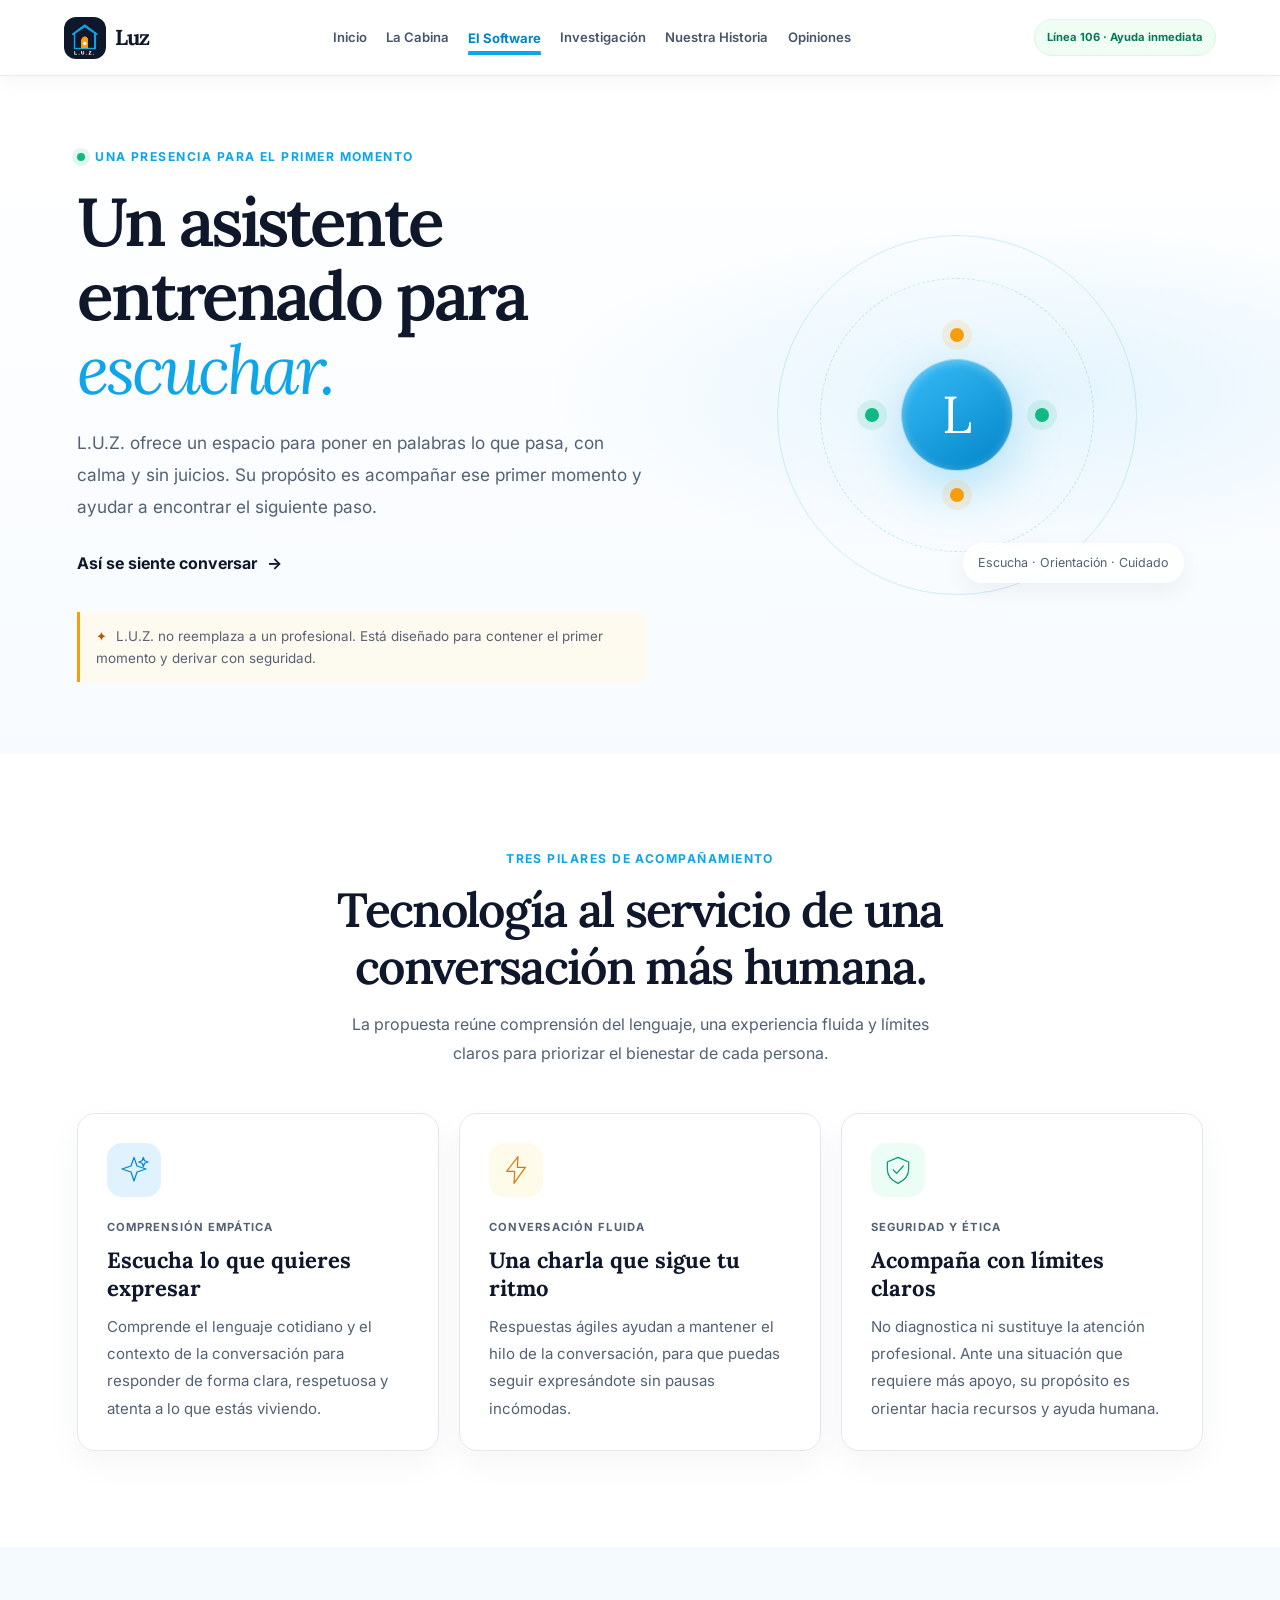
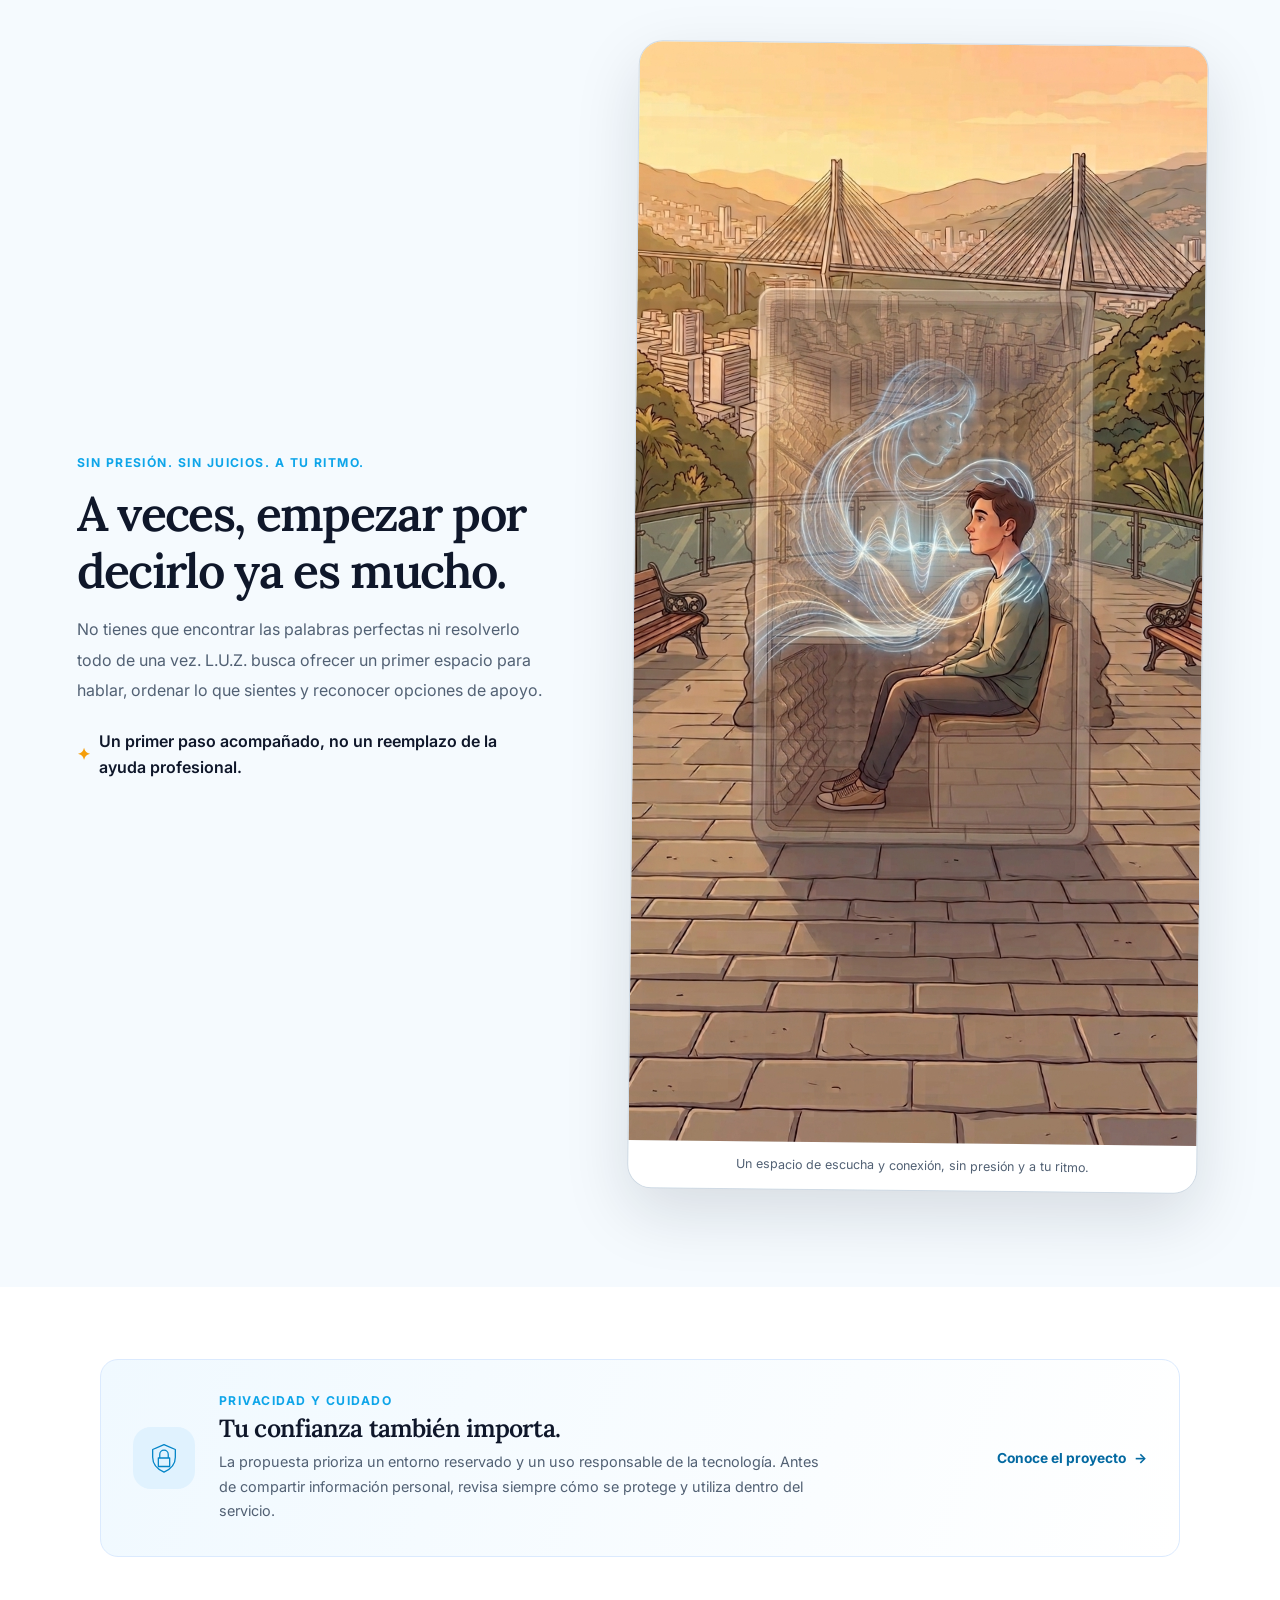
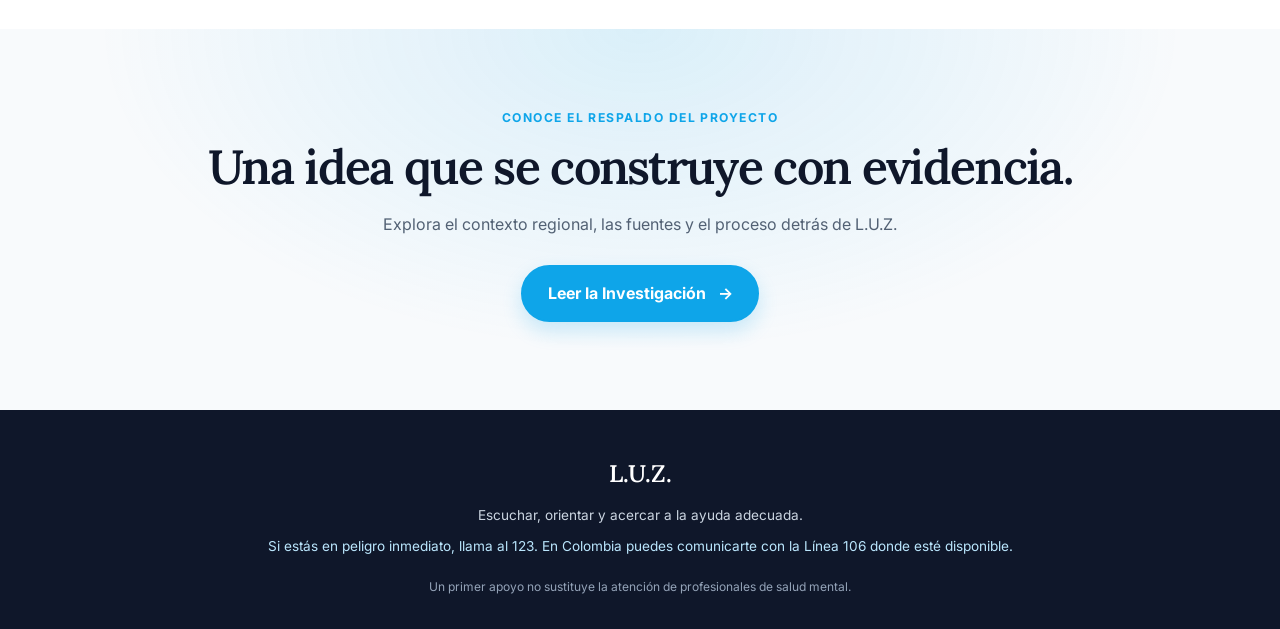
<file: software.html>
<!DOCTYPE html>
<html lang="es">
<head>
    <meta charset="UTF-8">
    <meta name="viewport" content="width=device-width, initial-scale=1.0">
    <meta name="description" content="Conoce cómo L.U.Z. busca ofrecer escucha empática, respuestas fluidas y orientación responsable en momentos difíciles.">
    <title>El Software | Proyecto L.U.Z.</title>
    <link rel="preconnect" href="https://fonts.googleapis.com">
    <link rel="preconnect" href="https://fonts.gstatic.com" crossorigin>
    <link href="https://fonts.googleapis.com/css2?family=Lora:ital,wght@0,400;0,600;1,400&family=Inter:wght@400;500;600;700;800&display=swap" rel="stylesheet">
    <link rel="stylesheet" href="style.css">
    <link rel="stylesheet" href="redesign.css">
    <link rel="stylesheet" href="software.css">
</head>
<body class="software-page">
    <nav class="navbar" aria-label="Navegación principal">
        <a class="logo" href="index.html" aria-label="L.U.Z., ir al inicio"><img class="logo-image" src="assets/logo-luz.png" alt=""><span class="logo-text">Luz</span></a>
        <button class="menu-toggle" type="button" aria-expanded="false" aria-controls="site-nav-links" aria-label="Abrir menú"><span></span><span></span><span></span></button>
        <div class="nav-links" id="site-nav-links">
            <a href="index.html">Inicio</a><a href="cabina.html">La Cabina</a><a href="software.html" class="active" aria-current="page">El Software</a><a href="investigacion.html">Investigación</a><a href="nuestra-historia.html">Nuestra Historia</a><a href="resenas.html">Opiniones</a>
        </div>
        <div class="nav-right"><span class="nav-help">Línea 106 · Ayuda inmediata</span></div>
    </nav>
    <main>
        <header class="software-hero">
            <div class="software-hero__content">
                <p class="software-eyebrow"><span aria-hidden="true"></span>Una presencia para el primer momento</p>
                <h1>Un asistente entrenado para <em>escuchar.</em></h1>
                <p class="software-hero__description">L.U.Z. ofrece un espacio para poner en palabras lo que pasa, con calma y sin juicios. Su propósito es acompañar ese primer momento y ayudar a encontrar el siguiente paso.</p>
                <a class="software-text-link" href="#como-se-siente">Así se siente conversar <span aria-hidden="true">→</span></a>
                <p class="software-hero__note"><span aria-hidden="true">✦</span> L.U.Z. no reemplaza a un profesional. Está diseñado para contener el primer momento y derivar con seguridad.</p>
            </div>
            <div class="software-hero__art" aria-hidden="true">
                <span class="software-orbit software-orbit--outer"></span><span class="software-orbit software-orbit--inner"></span>
                <div class="software-sun"><span class="software-sun__ray software-sun__ray--one"></span><span class="software-sun__ray software-sun__ray--two"></span><span class="software-sun__ray software-sun__ray--three"></span><span class="software-sun__ray software-sun__ray--four"></span><span class="software-sun__core">L</span></div>
                <span class="software-art-caption">Escucha · Orientación · Cuidado</span>
            </div>
        </header>
        <section class="software-benefits" aria-labelledby="benefits-title">
            <div class="software-section-heading">
                <p class="software-eyebrow">TRES PILARES DE ACOMPAÑAMIENTO</p>
                <h2 id="benefits-title">Tecnología al servicio de una conversación más humana.</h2>
                <p>La propuesta reúne comprensión del lenguaje, una experiencia fluida y límites claros para priorizar el bienestar de cada persona.</p>
            </div>
            <div class="software-benefit-grid">
                <article class="software-benefit-card">
                    <span class="software-benefit-card__icon software-benefit-card__icon--blue" aria-hidden="true"><svg viewBox="0 0 48 48" fill="none"><path d="M24 5 28.5 18 42 22.5 28.5 27 24 40.5 19.5 27 6 22.5 19.5 18 24 5Z"/><path d="m38 5 1.8 5.2L45 12l-5.2 1.8L38 19l-1.8-5.2L31 12l5.2-1.8L38 5Z"/></svg></span>
                    <p class="software-benefit-card__label">Comprensión empática</p>
                    <h3>Escucha lo que quieres expresar</h3>
                    <p>Comprende el lenguaje cotidiano y el contexto de la conversación para responder de forma clara, respetuosa y atenta a lo que estás viviendo.</p>
                </article>
                <article class="software-benefit-card">
                    <span class="software-benefit-card__icon software-benefit-card__icon--amber" aria-hidden="true"><svg viewBox="0 0 48 48" fill="none"><path d="M27 4 10 26h12l-1 18 17-24H26l1-16Z"/></svg></span>
                    <p class="software-benefit-card__label">Conversación fluida</p>
                    <h3>Una charla que sigue tu ritmo</h3>
                    <p>Respuestas ágiles ayudan a mantener el hilo de la conversación, para que puedas seguir expresándote sin pausas incómodas.</p>
                </article>
                <article class="software-benefit-card">
                    <span class="software-benefit-card__icon software-benefit-card__icon--green" aria-hidden="true"><svg viewBox="0 0 48 48" fill="none"><path d="M24 5 40 12v11c0 10-7 17-16 21C15 40 8 33 8 23V12l16-7Z"/><path d="m17 24 5 5 10-11"/></svg></span>
                    <p class="software-benefit-card__label">Seguridad y ética</p>
                    <h3>Acompaña con límites claros</h3>
                    <p>No diagnostica ni sustituye la atención profesional. Ante una situación que requiere más apoyo, su propósito es orientar hacia recursos y ayuda humana.</p>
                </article>
            </div>
        </section>
        <section class="software-conversation" id="como-se-siente" aria-labelledby="conversation-title">
            <div class="software-conversation__copy">
                <p class="software-eyebrow">SIN PRESIÓN. SIN JUICIOS. A TU RITMO.</p>
                <h2 id="conversation-title">A veces, empezar por decirlo ya es mucho.</h2>
                <p>No tienes que encontrar las palabras perfectas ni resolverlo todo de una vez. L.U.Z. busca ofrecer un primer espacio para hablar, ordenar lo que sientes y reconocer opciones de apoyo.</p>
                <p class="software-conversation__aside"><span aria-hidden="true">✦</span> Un primer paso acompañado, no un reemplazo de la ayuda profesional.</p>
            </div>
            <figure class="software-illustration">
                <img id="software-carousel-image" src="assets/luz-acompanamiento-comunidad.jpg" alt="Ilustración de una persona dentro de una cabina íntima, escuchando ondas de voz que evocan acompañamiento." width="736" height="1424" fetchpriority="high">
                <figcaption id="software-carousel-caption" aria-live="polite">Un espacio de escucha y conexión, sin presión y a tu ritmo.</figcaption>
            </figure>
        </section>
        <aside class="software-privacy" aria-labelledby="privacy-title">
            <span class="software-privacy__icon" aria-hidden="true"><svg viewBox="0 0 48 48" fill="none"><path d="M24 5 40 12v11c0 10-7 17-16 21C15 40 8 33 8 23V12l16-7Z"/><path d="M18 24v-5a6 6 0 0 1 12 0v5M16 24h16v12H16z"/></svg></span>
            <div>
                <p class="software-eyebrow">PRIVACIDAD Y CUIDADO</p>
                <h2 id="privacy-title">Tu confianza también importa.</h2>
                <p>La propuesta prioriza un entorno reservado y un uso responsable de la tecnología. Antes de compartir información personal, revisa siempre cómo se protege y utiliza dentro del servicio.</p>
            </div>
            <a class="software-privacy__link" href="investigacion.html">Conoce el proyecto <span aria-hidden="true">→</span></a>
        </aside>
        <section class="software-cta" aria-labelledby="research-cta-title">
            <p class="software-eyebrow">CONOCE EL RESPALDO DEL PROYECTO</p>
            <h2 id="research-cta-title">Una idea que se construye con evidencia.</h2>
            <p>Explora el contexto regional, las fuentes y el proceso detrás de L.U.Z.</p>
            <a class="software-cta__button" href="investigacion.html">Leer la Investigación <span aria-hidden="true">→</span></a>
        </section>
    </main>
    <footer class="site-footer">
        <a class="site-footer__brand" href="index.html">L.U.Z.</a>
        <p>Escuchar, orientar y acercar a la ayuda adecuada.</p>
        <p class="site-footer__help">Si estás en peligro inmediato, llama al 123. En Colombia puedes comunicarte con la Línea 106 donde esté disponible.</p>
        <small>Un primer apoyo no sustituye la atención de profesionales de salud mental.</small>
    </footer>
    <script src="app.js"></script>
</body>
</html>
</file>
<file: style.css>
/* =========================================
   VARIABLES GLOBALES (Colores y Tipografías)
   ========================================= */
:root {
    --primary-color: #0f172a;
    --accent-blue: #0ea5e9;
    --accent-amber: #f59e0b;
    --accent-green: #10b981;
    --bg-color: #ffffff;
    --bg-soft: #f0f9ff;
    --text-main: #0f172a;
    --text-muted: #64748b;
    --border-color: #dbeafe;
    
    --font-heading: 'Lora', serif;
    --font-body: 'Inter', sans-serif;
}

/* =========================================
   RESETEO BÁSICO
   ========================================= */
* {
    margin: 0;
    padding: 0;
    box-sizing: border-box;
}

body {
    font-family: var(--font-body);
    background-color: var(--bg-color);
    color: var(--text-main);
    line-height: 1.6;
}

html {
    scroll-behavior: smooth;
}

.bg-light {
    background-color: var(--bg-soft);
}

/* =========================================
   NAVEGACIÓN (MENÚ SUPERIOR)
   ========================================= */
.navbar {
    display: flex;
    justify-content: space-between;
    align-items: center;
    padding: 1.5rem 5%;
    border-bottom: 1px solid var(--border-color);
    background-color: white;
}

.logo {
    display: flex;
    align-items: center;
    gap: 0.5rem;
    font-weight: 600;
}

.logo-image {
    display: block;
    width: 40px;
    height: 40px;
    border-radius: 6px;
}

.nav-links {
    display: flex;
    gap: 2rem;
}

.nav-links a {
    text-decoration: none;
    color: var(--text-main);
    font-weight: 500;
    transition: color 0.3s;
}

.nav-links a:hover {
    color: var(--accent-blue);
}

/* Indicador de pestaña activa */
.nav-links a.active {
    color: var(--accent-blue);
    font-weight: 700;
    border-bottom: 2px solid var(--accent-blue);
    padding-bottom: 4px;
}

.nav-right {
    display: flex;
    align-items: center;
}

.nav-help {
    font-size: 0.9rem;
    color: var(--text-muted);
    font-weight: 600;
}

/* =========================================
   SECCIONES GENERALES
   ========================================= */
.content-section, .reviews-section {
    padding: 5rem 5%;
    text-align: center;
}

.content-section h2, .reviews-section h2 {
    font-family: var(--font-heading);
    color: var(--primary-color);
    font-size: 2.5rem;
    margin-bottom: 1rem;
}

.logo-concept-section {
    background-color: var(--bg-soft);
}

.logo-concept-image {
    display: block;
    width: min(100%, 220px);
    height: auto;
    margin: 2rem auto;
    border-radius: 12px;
}

.logo-concept-section h3 {
    font-family: var(--font-heading);
    color: var(--primary-color);
    font-size: 1.75rem;
    margin-bottom: 0.75rem;
}

.logo-concept-section p {
    max-width: 760px;
    margin: 0 auto;
    color: var(--text-muted);
}

.subtitle {
    font-size: 0.8rem;
    text-transform: uppercase;
    letter-spacing: 1px;
    color: var(--text-muted);
    font-weight: 600;
}

.story-page {
    max-width: 1000px;
    margin: 0 auto;
    padding: 4rem 5% 5rem;
}

.story-hero {
    padding: 2.5rem;
    border-radius: 16px;
    background: linear-gradient(135deg, var(--primary-color), #164e63);
    color: white;
    text-align: left;
}

.story-hero h1 {
    max-width: 780px;
    margin-top: 1rem;
    font-family: var(--font-heading);
    font-size: clamp(2rem, 5vw, 3.25rem);
    line-height: 1.2;
}

.story-hero .subtitle {
    color: #bae6fd;
}

.story-timeline {
    display: grid;
    gap: 1.5rem;
    margin-top: 2rem;
}

.story-step {
    display: grid;
    grid-template-columns: 3rem minmax(0, 1fr);
    gap: 1.25rem;
    padding: 2rem;
    border: 1px solid var(--border-color);
    border-radius: 12px;
    background-color: var(--bg-soft);
}

.story-step-number {
    color: var(--accent-blue);
    font-family: var(--font-heading);
    font-size: 1.5rem;
    font-weight: 600;
}

.story-step h2,
.story-step h3,
.story-support h3 {
    color: var(--primary-color);
}

.story-step h2 {
    margin-bottom: 0.35rem;
    font-family: var(--font-heading);
    font-size: 1.75rem;
}

.story-step h3 {
    margin-bottom: 1rem;
    font-size: 1.1rem;
}

.story-step p {
    color: var(--text-muted);
}

.story-step p + p {
    margin-top: 0.9rem;
}

.story-stat {
    display: flex;
    align-items: center;
    gap: 1rem;
    margin: 1.25rem 0;
    padding: 1rem 1.25rem;
    border-left: 4px solid var(--accent-blue);
    border-radius: 0 8px 8px 0;
    background-color: white;
}

.story-stat strong {
    flex: 0 0 auto;
    color: var(--accent-blue);
    font-family: var(--font-heading);
    font-size: 2rem;
}

.story-stat span {
    color: var(--text-muted);
}

.story-support {
    margin-top: 1.25rem;
    padding: 1.25rem;
    border-radius: 8px;
    background-color: white;
}

.story-support h3 {
    margin-bottom: 0.5rem;
}

.story-closing {
    margin-top: 2rem;
    padding: 2rem;
    border-left: 5px solid var(--accent-amber);
    border-radius: 0 12px 12px 0;
    background-color: #fffbeb;
    color: var(--primary-color);
    font-family: var(--font-heading);
    font-size: 1.4rem;
    font-style: italic;
    line-height: 1.6;
}

/* =========================================
   SECCIÓN HERO (INICIO)
   ========================================= */
.hero-section {
    display: grid;
    grid-template-columns: 1fr 1fr;
    gap: 4rem;
    padding: 5rem 5%;
    align-items: center;
}

.hero-content h1 {
    font-family: var(--font-heading);
    font-size: 4rem;
    line-height: 1.1;
    color: var(--primary-color);
    margin: 1rem 0;
}

.hero-content p {
    font-size: 1.1rem;
    color: var(--text-muted);
    margin-bottom: 2rem;
    max-width: 90%;
}

.hero-buttons {
    display: flex;
    gap: 1rem;
}

.btn-primary, .btn-secondary {
    padding: 0.8rem 1.5rem;
    border-radius: 50px;
    font-weight: 500;
    cursor: pointer;
    font-size: 1rem;
    border: none;
}

.hero-buttons a {
    display: inline-flex;
    align-items: center;
    justify-content: center;
    text-decoration: none;
}

.btn-primary {
    background-color: var(--primary-color);
    color: white;
    transition: background-color 0.2s ease;
}

.btn-primary:hover {
    background-color: var(--accent-blue);
}

.btn-secondary {
    background-color: white;
    color: var(--primary-color);
    border: 1px solid var(--accent-blue);
}

.hero-carousel {
    height: 400px;
    border-radius: 12px;
    position: relative;
    overflow: hidden;
    background: linear-gradient(155deg, var(--accent-blue), var(--primary-color));
}

.hero-carousel-image {
    display: block;
    width: 100%;
    height: 100%;
    object-fit: cover;
    transition: opacity 0.25s ease;
}

.hero-carousel-image.is-changing {
    opacity: 0;
}

.meetings-section {
    padding-top: 3rem;
    background-color: var(--bg-soft);
}

.meetings-section > p {
    max-width: 700px;
    margin: 0 auto;
    color: var(--text-muted);
}

.meetings-carousel {
    width: min(100%, 900px);
    height: 480px;
    margin: 2rem auto 0;
    background: #e2e8f0;
}

.meetings-carousel .hero-carousel-image {
    object-fit: contain;
}

.stats-overlay {
    position: absolute;
    bottom: 20px;
    left: -20px;
    background: white;
    padding: 1.5rem;
    border-radius: 8px;
    box-shadow: 0 10px 25px rgba(0,0,0,0.1);
    display: flex;
    flex-direction: column;
}

.stats-overlay strong {
    font-size: 2rem;
    font-family: var(--font-heading);
    color: var(--accent-blue);
}

/* =========================================
   TARJETAS DE CARACTERÍSTICAS Y ESTADÍSTICAS
   ========================================= */
.problem-section {
    display: grid;
    grid-template-columns: 1fr 1fr;
    gap: 4rem;
    padding: 4rem 5%;
    background-color: #ffffff;
}

.problem-text h2 {
    font-family: var(--font-heading);
    font-size: 2.5rem;
    color: var(--primary-color);
    margin: 1rem 0;
    line-height: 1.2;
}

.stats-grid, .features-section {
    display: grid;
    gap: 2rem;
}

.stats-grid {
    grid-template-columns: 1fr 1fr;
}

.features-section {
    grid-template-columns: repeat(3, 1fr);
    text-align: left;
}

/* Estilo mejorado para las tarjetas */
.feature-card, .stat-card {
    background-color: var(--bg-soft);
    border: 1px solid var(--border-color);
    border-radius: 12px; 
    padding: 2rem; 
    transition: transform 0.3s ease, box-shadow 0.3s ease;
}

.feature-card:hover, .stat-card:hover {
    transform: translateY(-5px);
    box-shadow: 0 10px 20px -5px rgba(0, 0, 0, 0.1);
}

.feature-card h3, .stat-card h3 {
    font-family: var(--font-heading);
    color: var(--primary-color);
    margin-bottom: 1rem;
    font-size: 1.5rem;
}

.feature-card--sustainable h3 {
    color: var(--accent-green);
}

.stat-card h3 {
    color: var(--accent-blue);
}

.regional-chart {
    display: block;
    width: 100%;
    height: auto;
    margin-top: 1.5rem;
    border-radius: 8px;
}

.state-of-art-pdf {
    display: block;
    width: 100%;
    height: 32rem;
    margin-top: 1.5rem;
    border: 1px solid var(--border-color);
    border-radius: 8px;
    background-color: white;
}

.pdf-download {
    display: inline-block;
    margin-top: 0.75rem;
    color: var(--accent-blue);
    font-weight: 600;
}

.stat-card:nth-child(3) h3 {
    color: var(--accent-amber);
}

.stat-card:nth-child(4) h3 {
    color: var(--accent-green);
}

.feature-card p, .stat-card p {
    color: var(--text-muted);
    font-size: 1rem;
}

/* =========================================
   FORMULARIO DE RESEÑAS
   ========================================= */
.reviews-container {
    max-width: 600px;
    margin: 0 auto;
    text-align: left;
}

.review-form {
    background: white;
    padding: 2rem;
    border-radius: 8px;
    box-shadow: 0 4px 6px rgba(0,0,0,0.05);
    margin-top: 2rem;
    border: 1px solid var(--border-color);
}

.form-group {
    margin-bottom: 1.5rem;
    display: flex;
    flex-direction: column;
}

.form-group label {
    font-weight: 600;
    margin-bottom: 0.5rem;
    color: var(--primary-color);
}

.form-group input, .form-group textarea {
    padding: 0.8rem;
    border: 1px solid var(--border-color);
    border-radius: 4px;
    font-family: var(--font-body);
}

.form-group input:focus, .form-group textarea:focus {
    outline: 2px solid var(--accent-blue);
    outline-offset: 1px;
}

.star-rating {
    display: flex;
    flex-direction: row-reverse;
    justify-content: flex-end;
    gap: 5px;
}

.star-rating input {
    display: none;
}

.star-rating label {
    font-size: 2rem;
    color: var(--border-color);
    cursor: pointer;
    transition: color 0.2s;
}

.star-rating input:checked ~ label,
.star-rating label:hover,
.star-rating label:hover ~ label {
    color: var(--accent-amber);
}

.recent-reviews {
    margin-top: 3rem;
}

.review-card {
    background: white;
    padding: 1.5rem;
    border-radius: 8px;
    border-left: 4px solid var(--primary-color);
    margin-bottom: 1rem;
    box-shadow: 0 2px 4px rgba(0,0,0,0.05);
}

.review-card-header {
    display: flex;
    justify-content: space-between;
    font-weight: bold;
    margin-bottom: 0.5rem;
}

.stars-display {
    color: var(--accent-amber);
}

img,
iframe {
    max-width: 100%;
}

.hero-section > *,
.problem-section > *,
.features-section > *,
.stats-grid > * {
    min-width: 0;
}

@media (max-width: 1000px) {
    .navbar {
        flex-wrap: wrap;
        gap: 1rem 1.5rem;
        padding: 1rem 4%;
    }

    .nav-links {
        order: 3;
        width: 100%;
        justify-content: center;
        gap: clamp(0.75rem, 3vw, 2rem);
    }

    .nav-right {
        margin-left: auto;
    }

    .hero-section,
    .problem-section {
        grid-template-columns: minmax(0, 1fr);
        gap: 2.5rem;
    }

    .hero-content h1 {
        font-size: clamp(2.75rem, 7vw, 4rem);
    }

    .hero-content p {
        max-width: 100%;
    }

    .hero-image {
        width: 100%;
    }

    .stats-overlay {
        left: 1rem;
        bottom: 1rem;
        max-width: calc(100% - 2rem);
    }

    .features-section {
        grid-template-columns: repeat(2, minmax(0, 1fr));
    }
}

@media (max-width: 600px) {
    .navbar {
        gap: 0.75rem;
        padding: 0.75rem 4%;
    }

    .logo-image {
        width: 36px;
        height: 36px;
    }

    .nav-help {
        font-size: 0.75rem;
    }

    .nav-links {
        justify-content: space-between;
        gap: 0.5rem;
        flex-wrap: wrap;
    }

    .nav-links a {
        font-size: 0.8rem;
    }

    .content-section,
    .reviews-section {
        padding: 3rem 5%;
    }

    .content-section h2,
    .reviews-section h2 {
        font-size: clamp(1.8rem, 8vw, 2.5rem);
    }

    .story-page {
        padding: 2.5rem 5%;
    }

    .story-hero {
        padding: 1.5rem;
    }

    .story-hero h1 {
        font-size: clamp(1.8rem, 8vw, 2.5rem);
    }

    .story-step {
        grid-template-columns: minmax(0, 1fr);
        gap: 0.5rem;
        padding: 1.5rem;
    }

    .story-step-number {
        font-size: 1rem;
    }

    .story-step h2 {
        font-size: 1.5rem;
    }

    .story-stat {
        align-items: flex-start;
        flex-wrap: wrap;
    }

    .story-closing {
        padding: 1.5rem;
        font-size: 1.15rem;
    }

    .hero-section {
        padding: 3rem 5%;
        gap: 2rem;
    }

    .hero-content h1 {
        font-size: clamp(2.35rem, 11vw, 3rem);
    }

    .hero-content p {
        font-size: 1rem;
    }

    .hero-buttons {
        flex-wrap: wrap;
    }

    .hero-buttons a {
        flex: 1 1 100%;
    }

    .hero-carousel {
        height: auto;
        overflow: visible;
        background: none;
    }

    .hero-carousel-image {
        height: clamp(240px, 75vw, 360px);
        border-radius: 12px;
    }

    .stats-overlay {
        position: static;
        padding: 1rem;
        width: 100%;
        max-width: 100%;
        margin-top: 0.75rem;
    }

    .stats-overlay strong {
        font-size: 1.5rem;
    }

    .stats-overlay span {
        max-width: 9rem;
        font-size: 0.75rem;
        line-height: 1.3;
    }

    .problem-section {
        padding: 3rem 5%;
        gap: 2rem;
    }

    .problem-text h2 {
        font-size: 2rem;
    }

    .stats-grid,
    .features-section {
        grid-template-columns: minmax(0, 1fr);
        gap: 1rem;
    }

    .feature-card,
    .stat-card {
        padding: 1.5rem;
    }

    .meetings-section {
        padding-top: 2.5rem;
    }

    .meetings-carousel {
        height: clamp(240px, 75vw, 360px);
    }

    .state-of-art-pdf {
        height: 70vh;
        min-height: 24rem;
    }

    .review-form {
        padding: 1.25rem;
    }

    .form-group input,
    .form-group textarea {
        width: 100%;
        min-width: 0;
    }
}
</file>
<file: redesign.css>
:root {
    --primary-color: #0f172a;
    --accent-blue: #0ea5e9;
    --accent-amber: #f59e0b;
    --accent-green: #10b981;
    --bg-color: #ffffff;
    --bg-soft: #f4f9fd;
    --text-main: #0f172a;
    --text-muted: #5f6f82;
    --border-color: #e2eaf2;
    --font-heading: 'Lora', Georgia, serif;
    --font-body: 'Inter', Arial, sans-serif;
}

html {
    scroll-behavior: smooth;
    scroll-padding-top: 82px;
}

body {
    color: var(--primary-color);
    background: #fff;
    font-family: var(--font-body);
    font-size: 16px;
    line-height: 1.65;
    -webkit-font-smoothing: antialiased;
}

body,
main {
    min-width: 0;
}

img,
iframe {
    max-width: 100%;
}

::selection {
    background: #bae6fd;
    color: var(--primary-color);
}

.navbar {
    position: sticky;
    z-index: 20;
    top: 0;
    display: grid;
    min-height: 76px;
    grid-template-columns: auto 1fr auto;
    align-items: center;
    gap: 1.5rem;
    padding: 0.75rem max(5%, calc((100vw - 1280px) / 2));
    border-bottom: 1px solid rgba(226, 234, 242, 0.9);
    background: rgba(255, 255, 255, 0.95);
    box-shadow: 0 5px 20px rgba(15, 23, 42, 0.04);
    backdrop-filter: blur(14px);
}

.logo {
    display: flex;
    flex-shrink: 0;
    align-items: center;
    gap: 0.55rem;
    color: var(--primary-color);
    font-weight: 700;
    text-decoration: none;
}

.logo-image {
    display: block;
    width: 42px;
    height: 42px;
    border-radius: 12px;
    object-fit: cover;
}

.logo-text {
    font-family: var(--font-heading);
    font-size: 1.35rem;
    letter-spacing: -0.04em;
}

.nav-links {
    display: flex;
    align-items: center;
    justify-content: center;
    gap: clamp(0.7rem, 1.5vw, 1.4rem);
}

.nav-links a {
    position: relative;
    padding: 0.5rem 0;
    color: #475569;
    font-size: 0.82rem;
    font-weight: 600;
    text-decoration: none;
    white-space: nowrap;
    transition: color 180ms ease;
}

.nav-links a:hover,
.nav-links a.active {
    color: #0284c7;
}

.nav-links a.active::after {
    position: absolute;
    right: 0;
    bottom: 0;
    left: 0;
    height: 2px;
    border-radius: 2px;
    background: var(--accent-blue);
    content: "";
}

.nav-right {
    display: flex;
    justify-content: flex-end;
}

.nav-help {
    padding: 0.5rem 0.75rem;
    border: 1px solid #d1fae5;
    border-radius: 999px;
    background: #f0fdf4;
    color: #047857;
    font-size: 0.7rem;
    font-weight: 700;
    white-space: nowrap;
}

.menu-toggle {
    display: none;
}

.subtitle {
    color: #0284c7;
    font-size: 0.72rem;
    font-weight: 700;
    letter-spacing: 0.14em;
    line-height: 1.5;
}

.content-section,
.reviews-section {
    padding: clamp(3.5rem, 7vw, 6rem) max(6%, calc((100vw - 1160px) / 2));
}

.content-section h2,
.reviews-section h2 {
    margin-bottom: 0.8rem;
    color: var(--primary-color);
    font-family: var(--font-heading);
    font-size: clamp(2rem, 4.2vw, 3rem);
    letter-spacing: -0.045em;
    line-height: 1.2;
}

.bg-light {
    background: var(--bg-soft);
}

.btn-primary,
.btn-secondary {
    display: inline-flex;
    min-height: 48px;
    align-items: center;
    justify-content: center;
    gap: 0.55rem;
    padding: 0.75rem 1.25rem;
    border: 1px solid transparent;
    border-radius: 999px;
    font: 700 0.95rem var(--font-body);
    text-align: center;
    text-decoration: none;
    transition: transform 180ms ease, background-color 180ms ease, box-shadow 180ms ease;
}

.btn-primary {
    background: var(--accent-blue);
    box-shadow: 0 8px 20px rgba(14, 165, 233, 0.2);
    color: #fff;
}

.btn-primary:hover {
    transform: translateY(-2px);
    background: #0284c7;
    box-shadow: 0 12px 24px rgba(14, 165, 233, 0.27);
}

.btn-secondary {
    border-color: #cbd5e1;
    background: #fff;
    color: var(--primary-color);
}

.btn-secondary:hover {
    transform: translateY(-2px);
    border-color: #7dd3fc;
}

a:focus-visible,
button:focus-visible,
input:focus-visible,
textarea:focus-visible {
    outline: 3px solid var(--accent-amber);
    outline-offset: 3px;
}

.hero-section {
    position: relative;
    display: grid;
    min-height: 590px;
    grid-template-columns: minmax(0, 0.95fr) minmax(0, 1.05fr);
    align-items: center;
    gap: clamp(2rem, 6vw, 5rem);
    padding: clamp(4rem, 8vw, 6.5rem) max(6%, calc((100vw - 1160px) / 2));
    overflow: hidden;
    background:
        radial-gradient(ellipse at 92% 8%, rgba(14, 165, 233, 0.1), transparent 32%),
        linear-gradient(180deg, #fff, #f6fbff);
}

.hero-content {
    position: relative;
    z-index: 1;
}

.hero-content .subtitle {
    display: inline-block;
    max-width: 100%;
}

.hero-content h1 {
    margin: 1.25rem 0;
    color: var(--primary-color);
    font-family: var(--font-heading);
    font-size: clamp(2.8rem, 5.4vw, 4.65rem);
    letter-spacing: -0.055em;
    line-height: 1.08;
}

.hero-content > p:not(.hero-reassurance) {
    max-width: 560px;
    color: var(--text-muted);
    font-size: 1.02rem;
    line-height: 1.85;
}

.hero-buttons {
    display: flex;
    flex-wrap: wrap;
    gap: 0.75rem;
    margin-top: 1.5rem;
}

.hero-reassurance {
    display: flex;
    align-items: center;
    gap: 0.5rem;
    margin-top: 1.15rem;
    color: var(--text-muted);
    font-size: 0.82rem;
}

.hero-reassurance span {
    color: var(--accent-amber);
}

.hero-carousel {
    position: relative;
    height: clamp(340px, 38vw, 480px);
    overflow: hidden;
    border-radius: 24px;
    background: linear-gradient(145deg, #bae6fd, #0f172a);
    box-shadow: 0 28px 70px rgba(15, 23, 42, 0.18);
}

.hero-carousel-image {
    display: block;
    width: 100%;
    height: 100%;
    object-fit: cover;
    transition: opacity 250ms ease;
}

.hero-carousel-image.is-changing {
    opacity: 0;
}

.stats-overlay {
    position: absolute;
    bottom: 1rem;
    left: 1rem;
    display: flex;
    min-width: 160px;
    flex-direction: column;
    padding: 0.85rem 1rem;
    border: 1px solid rgba(255, 255, 255, 0.8);
    border-radius: 14px;
    background: rgba(255, 255, 255, 0.94);
    box-shadow: 0 10px 28px rgba(15, 23, 42, 0.14);
}

.stats-overlay strong {
    color: var(--accent-blue);
    font-family: var(--font-heading);
    font-size: 1.8rem;
    line-height: 1.2;
}

.stats-overlay span {
    color: var(--text-muted);
    font-size: 0.74rem;
}

.problem-section {
    display: grid;
    grid-template-columns: minmax(0, 0.82fr) minmax(0, 1.18fr);
    align-items: center;
    gap: clamp(2rem, 5vw, 4.5rem);
    padding: clamp(3.5rem, 7vw, 6rem) max(6%, calc((100vw - 1160px) / 2));
    background: #f4f7fb;
}

.problem-text h2 {
    margin: 0.75rem 0 1rem;
    color: var(--primary-color);
    font-family: var(--font-heading);
    font-size: clamp(2rem, 3.6vw, 2.8rem);
    letter-spacing: -0.045em;
    line-height: 1.2;
}

.problem-text p {
    color: var(--text-muted);
    line-height: 1.85;
}

.kpi-dashboard {
    min-width: 0;
    padding: 1.1rem;
    border: 1px solid #e4ebf3;
    border-radius: 22px;
    background: #fff;
    box-shadow: 0 18px 44px rgba(15, 23, 42, 0.075);
}

.kpi-dashboard__heading {
    display: flex;
    align-items: center;
    justify-content: space-between;
    gap: 1rem;
    margin: -1.1rem -1.1rem 1rem;
    padding: 1.2rem 1.3rem;
    border-radius: 21px 21px 14px 14px;
    background: radial-gradient(circle at 100% 0, rgba(14, 165, 233, 0.3), transparent 35%), linear-gradient(125deg, #0f172a, #164e63);
    color: #fff;
}

.kpi-dashboard__heading > div {
    min-width: 0;
}

.kpi-dashboard__heading p {
    margin: 0 0 0.3rem;
    color: #7dd3fc;
    font-size: 0.65rem;
    font-weight: 800;
    letter-spacing: 0.11em;
}

.kpi-dashboard__heading h3 {
    margin: 0;
    color: #fff;
    font-family: var(--font-heading);
    font-size: clamp(1.1rem, 1.6vw, 1.4rem);
    font-weight: 600;
    letter-spacing: -0.035em;
    line-height: 1.25;
}

.kpi-dashboard__heading > span {
    flex: 0 0 auto;
    padding: 0.45rem 0.7rem;
    border: 1px solid rgba(186, 230, 253, 0.25);
    border-radius: 999px;
    background: rgba(255, 255, 255, 0.1);
    color: #e0f2fe;
    font-size: 0.68rem;
    font-weight: 700;
}

.kpi-dashboard__heading > span::before {
    display: inline-block;
    width: 7px;
    height: 7px;
    margin-right: 0.4rem;
    border-radius: 50%;
    background: #34d399;
    content: "";
}

.stats-grid {
    display: grid;
    grid-template-columns: repeat(2, minmax(0, 1fr));
    gap: 1rem;
}

.stat-card,
.feature-card {
    min-width: 0;
    padding: 1.5rem;
    border: 1px solid var(--border-color);
    border-radius: 17px;
    background: #fff;
    box-shadow: 0 8px 24px rgba(15, 23, 42, 0.045);
    transition: transform 200ms ease, box-shadow 200ms ease, border-color 200ms ease;
}

.stat-card:hover,
.feature-card:hover {
    transform: translateY(-4px);
    box-shadow: 0 18px 34px rgba(15, 23, 42, 0.1);
}

.kpi-card {
    position: relative;
    z-index: 0;
    display: flex;
    min-height: 220px;
    flex-direction: column;
    overflow: hidden;
    padding: 1.05rem 1.1rem 1rem;
    border-color: var(--kpi-border);
    border-radius: 17px;
    background: var(--kpi-surface);
    box-shadow: 0 6px 18px rgba(15, 23, 42, 0.035);
}

.kpi-card::before {
    position: absolute;
    top: 0;
    right: 0;
    left: 0;
    height: 4px;
    background: var(--kpi-accent);
    content: "";
}

.kpi-card::after {
    position: absolute;
    right: -28px;
    bottom: -42px;
    width: 100px;
    height: 100px;
    border-radius: 50%;
    background: var(--kpi-decoration);
    content: "";
    pointer-events: none;
    transition: transform 220ms ease;
}

.kpi-card:hover::after {
    transform: scale(1.25);
}

.kpi-card__top {
    position: relative;
    z-index: 1;
    display: flex;
    min-height: 38px;
    align-items: center;
    justify-content: space-between;
    gap: 0.5rem;
}

.kpi-card__category {
    max-width: calc(100% - 48px);
    color: var(--kpi-text);
    font-size: 0.64rem;
    font-weight: 800;
    letter-spacing: 0.04em;
    line-height: 1.35;
}

.kpi-card__icon {
    display: grid;
    width: 38px;
    height: 38px;
    flex: 0 0 auto;
    place-items: center;
    border-radius: 12px;
    background: var(--kpi-icon-bg);
    color: var(--kpi-text);
}

.kpi-card__icon svg {
    width: 22px;
    height: 22px;
    stroke: currentColor;
    stroke-linecap: round;
    stroke-linejoin: round;
    stroke-width: 2;
}

.kpi-card .kpi-card__value {
    position: relative;
    z-index: 1;
    margin: 0.15rem 0 0.3rem;
    color: var(--kpi-text);
    font-family: var(--font-body);
    font-size: clamp(1.8rem, 2.8vw, 2.3rem);
    font-weight: 800;
    letter-spacing: -0.055em;
    line-height: 1.1;
}

.kpi-card .kpi-card__value--statement {
    font-size: clamp(1.3rem, 2vw, 1.7rem);
}

.kpi-card__eyebrow {
    position: relative;
    z-index: 1;
    display: inline-flex;
    width: fit-content;
    align-items: center;
    gap: 0.35rem;
    margin-top: 0.55rem;
    color: #475569;
    font-size: 0.65rem;
    font-weight: 700;
}

.kpi-card__eyebrow::before {
    width: 6px;
    height: 6px;
    border-radius: 50%;
    background: var(--kpi-accent);
    content: "";
}

.kpi-card .kpi-card__description {
    position: relative;
    z-index: 1;
    max-width: 32ch;
    color: #0f172a;
    font-size: 0.79rem;
    font-weight: 600;
    line-height: 1.5;
}

.kpi-card .kpi-card__note {
    position: relative;
    z-index: 1;
    max-height: 0;
    margin-top: 0;
    padding-top: 0;
    overflow: hidden;
    color: #475569;
    font-size: 0.67rem;
    font-weight: 500;
    line-height: 1.45;
    opacity: 0;
    transform: translateY(5px);
    transition: max-height 220ms ease, margin 220ms ease, padding 220ms ease, opacity 180ms ease, transform 180ms ease;
}

.kpi-card:hover .kpi-card__note,
.kpi-card.is-expanded .kpi-card__note {
    max-height: 4rem;
    margin-top: 0.55rem;
    padding-top: 0.55rem;
    border-top: 1px solid var(--kpi-border);
    opacity: 1;
    transform: translateY(0);
}

.kpi-card--problem {
    --kpi-accent: #0f172a;
    --kpi-text: #0f172a;
    --kpi-surface: #f1f5f9;
    --kpi-border: #dbe3ec;
    --kpi-icon-bg: #e2e8f0;
    --kpi-decoration: rgba(15, 23, 42, 0.07);
}

.kpi-card--age {
    --kpi-accent: #0ea5e9;
    --kpi-text: #0369a1;
    --kpi-surface: #f0f9ff;
    --kpi-border: #d3effe;
    --kpi-icon-bg: #dff4ff;
    --kpi-decoration: rgba(14, 165, 233, 0.1);
}

.kpi-card--availability {
    --kpi-accent: #f59e0b;
    --kpi-text: #92400e;
    --kpi-surface: #fffbeb;
    --kpi-border: #fde7ba;
    --kpi-icon-bg: #fef0c7;
    --kpi-decoration: rgba(245, 158, 11, 0.12);
}

.kpi-card--access {
    --kpi-accent: #10b981;
    --kpi-text: #047857;
    --kpi-surface: #ecfdf5;
    --kpi-border: #c9f3df;
    --kpi-icon-bg: #d7f8e8;
    --kpi-decoration: rgba(16, 185, 129, 0.12);
}

.kpi-dashboard__footer {
    display: flex;
    align-items: center;
    justify-content: space-between;
    gap: 0.75rem;
    padding: 0.9rem 0.2rem 0.05rem;
    color: #64748b;
    font-size: 0.67rem;
    line-height: 1.5;
}

.kpi-dashboard__footer > span {
    display: inline-flex;
    align-items: center;
    gap: 0.4rem;
}

.kpi-dashboard__footer-dot {
    width: 7px;
    height: 7px;
    flex: 0 0 auto;
    border-radius: 50%;
    background: #10b981;
}

.kpi-dashboard__footer a {
    display: inline-flex;
    flex: 0 0 auto;
    align-items: center;
    gap: 0.35rem;
    color: #0369a1;
    font-weight: 700;
    text-decoration: none;
}

.kpi-dashboard__footer a:hover {
    text-decoration: underline;
    text-underline-offset: 3px;
}

.kpi-dashboard.is-card-expanded {
    position: relative;
    z-index: 30;
    isolation: isolate;
}

.kpi-dashboard.is-card-expanded::before {
    position: fixed;
    z-index: -1;
    inset: 0;
    background: rgba(15, 23, 42, 0.56);
    content: "";
    pointer-events: none;
    animation: kpi-backdrop-in 180ms ease-out both;
}

.kpi-dashboard.is-card-expanded .kpi-dashboard__heading,
.kpi-dashboard.is-card-expanded .kpi-dashboard__footer {
    visibility: hidden;
}

.kpi-dashboard.is-card-expanded .kpi-card:not(.is-expanded) {
    visibility: hidden;
    pointer-events: none;
}

.kpi-dashboard.is-card-expanded .kpi-card.is-expanded {
    z-index: 2;
    transform: scale(1.6);
    border-color: var(--kpi-accent);
    box-shadow: 0 32px 90px rgba(15, 23, 42, 0.32);
}

.kpi-dashboard.is-card-expanded .kpi-card__icon {
    visibility: hidden;
}

.kpi-dashboard.is-card-expanded .kpi-card__category {
    max-width: calc(100% - 72px);
}

.kpi-card__expand {
    position: absolute;
    z-index: 3;
    inset: 0;
    width: 100%;
    height: 100%;
    padding: 0;
    border: 0;
    border-radius: inherit;
    background: transparent;
    cursor: pointer;
    touch-action: manipulation;
}

.kpi-card__expand::after {
    position: absolute;
    right: 1rem;
    bottom: 0.85rem;
    color: var(--kpi-text);
    content: "Ver detalle  +";
    font: 700 0.65rem var(--font-body);
    transition: transform 180ms ease;
}

.kpi-card__expand[aria-expanded="true"]::after {
    top: 0.8rem;
    right: 0.8rem;
    bottom: auto;
    padding: 0.35rem 0.55rem;
    border: 1px solid var(--kpi-border);
    border-radius: 999px;
    background: var(--kpi-surface);
    content: "× Cerrar";
}

.kpi-card__expand:hover::after,
.kpi-card__expand:focus-visible::after {
    transform: translateY(-2px);
}

.kpi-card__expand:focus-visible {
    outline: 3px solid var(--kpi-accent);
    outline-offset: -5px;
}

@keyframes kpi-backdrop-in {
    from { opacity: 0; }
    to { opacity: 1; }
}

.logo-concept-section {
    background: radial-gradient(ellipse at 12% 80%, rgba(14, 165, 233, 0.09), transparent 32%), #f3f8fc;
    text-align: center;
}

.home-concept {
    display: grid;
    max-width: 850px;
    grid-template-columns: minmax(170px, 0.6fr) minmax(0, 1fr);
    align-items: center;
    gap: 2rem;
    margin: 2rem auto 0;
    padding: 2rem;
    border: 1px solid var(--border-color);
    border-radius: 22px;
    background: #fff;
    box-shadow: 0 18px 48px rgba(15, 23, 42, 0.06);
    text-align: left;
}

.logo-concept-image {
    display: block;
    width: min(100%, 190px);
    height: auto;
    margin: 0 auto;
    border-radius: 20px;
    box-shadow: 0 12px 30px rgba(15, 23, 42, 0.14);
}

.home-concept__copy h3 {
    margin-bottom: 0.5rem;
    font-family: var(--font-heading);
    font-size: 1.65rem;
}

.home-concept__copy p {
    color: var(--text-muted);
    line-height: 1.8;
}

.home-concept__copy a {
    display: inline-flex;
    gap: 0.6rem;
    margin-top: 1rem;
    color: #0284c7;
    font-weight: 700;
    text-decoration: none;
}

.site-footer {
    display: flex;
    flex-direction: column;
    align-items: center;
    padding: 2.75rem 6% 2rem;
    background: #0f172a;
    color: #cbd5e1;
    text-align: center;
}

.site-footer__brand {
    margin-bottom: 0.4rem;
    color: #fff;
    font-family: var(--font-heading);
    font-size: 1.5rem;
    font-weight: 600;
    text-decoration: none;
}

.site-footer > p {
    margin: 0.25rem 0;
    font-size: 0.85rem;
}

.site-footer__help {
    color: #bae6fd;
}

.site-footer small {
    margin-top: 1rem;
    color: #94a3b8;
    font-size: 0.75rem;
}

.cabin-hero {
    display: grid;
    grid-template-columns: minmax(0, 0.9fr) minmax(0, 1.1fr);
    align-items: center;
    gap: clamp(2rem, 7vw, 6rem);
    padding: clamp(4rem, 8vw, 7rem) max(6%, calc((100vw - 1160px) / 2));
    background: radial-gradient(ellipse at 0 100%, rgba(16, 185, 129, 0.09), transparent 36%), #f7fbff;
}

.cabin-hero__copy h1,
.research-hero h1 {
    margin: 0.9rem 0 1rem;
    color: var(--primary-color);
    font-family: var(--font-heading);
    font-size: clamp(2.65rem, 5vw, 4rem);
    letter-spacing: -0.05em;
    line-height: 1.12;
}

.cabin-hero__copy > p:not(.subtitle) {
    margin-bottom: 1.5rem;
    color: var(--text-muted);
    line-height: 1.85;
}

.cabin-hero__image {
    overflow: hidden;
    margin: 0;
    border-radius: 24px;
    background: #e0f2fe;
    box-shadow: 0 24px 55px rgba(15, 23, 42, 0.14);
}

.cabin-hero__image img {
    display: block;
    width: 100%;
    aspect-ratio: 1.22;
    object-fit: cover;
}

.cabin-hero__image figcaption,
.cabin-gallery figcaption {
    padding: 0.85rem 1rem;
    background: #fff;
    color: var(--text-muted);
    font-size: 0.82rem;
}

.cabin-details {
    text-align: center;
}

.cabin-details__intro {
    max-width: 680px;
    margin: 0 auto 2.5rem;
    color: var(--text-muted);
    line-height: 1.8;
}

.cabin-details .features-section {
    display: grid;
    grid-template-columns: repeat(3, minmax(0, 1fr));
    gap: 1rem;
    text-align: left;
}

.feature-card__number {
    display: grid;
    width: 42px;
    height: 42px;
    margin-bottom: 1.2rem;
    place-items: center;
    border-radius: 13px;
    background: #e0f2fe;
    color: #0284c7;
    font-size: 0.78rem;
    font-weight: 700;
}

.feature-card--sustainable .feature-card__number {
    background: #ecfdf5;
    color: #059669;
}

.feature-card h3 {
    margin-bottom: 0.7rem;
    font-family: var(--font-heading);
    font-size: 1.25rem;
}

.feature-card p {
    color: var(--text-muted);
    font-size: 0.9rem;
    line-height: 1.75;
}

.cabin-gallery {
    padding: clamp(3rem, 6vw, 5rem) max(6%, calc((100vw - 1160px) / 2));
    background: #f4f9fd;
}

.cabin-gallery__heading {
    margin-bottom: 1.75rem;
}

.cabin-gallery__heading h2,
.research-section-heading h2,
.technical-section__heading h2 {
    margin-top: 0.55rem;
    font-family: var(--font-heading);
    font-size: clamp(1.9rem, 3.5vw, 2.65rem);
    letter-spacing: -0.04em;
    line-height: 1.2;
}

.cabin-gallery__grid {
    display: grid;
    grid-template-columns: repeat(3, minmax(0, 1fr));
    gap: 1rem;
}

.cabin-gallery figure {
    overflow: hidden;
    margin: 0;
    border: 1px solid var(--border-color);
    border-radius: 18px;
    background: #fff;
    box-shadow: 0 10px 30px rgba(15, 23, 42, 0.06);
}

.cabin-gallery img {
    display: block;
    width: 100%;
    aspect-ratio: 1.25;
    object-fit: cover;
    transition: transform 350ms ease;
}

.cabin-gallery figure:hover img {
    transform: scale(1.04);
}

.research-hero {
    padding: clamp(4rem, 8vw, 6.5rem) max(6%, calc((100vw - 950px) / 2));
    background: radial-gradient(ellipse at 85% 10%, rgba(14, 165, 233, 0.15), transparent 35%), linear-gradient(140deg, #f0f9ff, #fff 74%);
}

.research-hero h1 {
    max-width: 850px;
}

.research-hero > p:last-child {
    max-width: 700px;
    margin: 0;
    color: var(--text-muted);
    font-size: 1.05rem;
    line-height: 1.85;
}

.research-content {
    text-align: left;
}

.research-section-heading {
    margin-bottom: 2rem;
}

.research-content .stats-grid {
    grid-template-columns: repeat(2, minmax(0, 1fr));
    align-items: start;
}

.research-card {
    padding: clamp(1.25rem, 3vw, 2rem);
}

.research-card__index {
    display: block;
    margin-bottom: 0.8rem;
    color: #0284c7;
    font-size: 0.68rem;
    font-weight: 700;
    letter-spacing: 0.12em;
}

.research-card h3 {
    margin-bottom: 0.6rem;
    font-family: var(--font-heading);
    font-size: 1.55rem;
}

.research-card > p {
    color: var(--text-muted);
    font-size: 0.9rem;
    line-height: 1.75;
}

.regional-chart {
    display: block;
    width: 100%;
    height: auto;
    margin-top: 1.2rem;
    border: 1px solid var(--border-color);
    border-radius: 12px;
}

.state-of-art-pdf {
    display: block;
    width: 100%;
    height: 32rem;
    margin-top: 1.2rem;
    border: 1px solid var(--border-color);
    border-radius: 12px;
    background: #fff;
}

.pdf-download {
    display: inline-block;
    margin-top: 0.8rem;
    color: #0284c7;
    font-weight: 700;
    text-underline-offset: 3px;
}

.technical-section {
    text-align: center;
}

.technical-section__heading {
    margin-bottom: 1.75rem;
}

.technical-section__heading > p:last-child {
    color: var(--text-muted);
}

.technical-sheet-container {
    max-width: 900px;
    margin: 0 auto;
    padding: clamp(1rem, 3vw, 2rem);
    border: 1px solid var(--border-color);
    border-radius: 20px;
    background: #fff;
    box-shadow: 0 18px 45px rgba(15, 23, 42, 0.07);
}

.technical-sheet-container .state-of-art-pdf {
    margin-top: 0;
}

.story-page {
    max-width: 1060px;
    margin: 0 auto;
    padding: clamp(3rem, 6vw, 5rem) 5%;
}

.story-hero {
    position: relative;
    overflow: hidden;
    padding: clamp(2rem, 5vw, 4rem);
    border-radius: 24px;
    background: radial-gradient(circle at 90% 10%, rgba(56, 189, 248, 0.26), transparent 27%), linear-gradient(135deg, #0f172a, #164e63);
    box-shadow: 0 22px 55px rgba(15, 23, 42, 0.16);
    color: #fff;
}

.story-hero .subtitle {
    color: #bae6fd;
}

.story-hero h1 {
    position: relative;
    z-index: 1;
    max-width: 780px;
    margin-top: 1rem;
    font-family: var(--font-heading);
    font-size: clamp(2.2rem, 5vw, 3.8rem);
    letter-spacing: -0.045em;
    line-height: 1.2;
}

.story-timeline {
    display: grid;
    gap: 1.25rem;
    margin-top: 2rem;
}

.story-step {
    display: grid;
    grid-template-columns: 3rem minmax(0, 1fr);
    gap: 1.25rem;
    padding: clamp(1.4rem, 3vw, 2.3rem);
    border: 1px solid var(--border-color);
    border-radius: 18px;
    background: #f7fbff;
}

.story-step-number {
    display: grid;
    width: 44px;
    height: 44px;
    place-items: center;
    border-radius: 14px;
    background: #e0f2fe;
    color: #0284c7;
    font-family: var(--font-heading);
    font-weight: 700;
}

.story-step h2,
.story-step h3,
.story-support h3 {
    color: var(--primary-color);
}

.story-step h2 {
    margin-bottom: 0.35rem;
    font-family: var(--font-heading);
    font-size: 1.75rem;
}

.story-step h3 {
    margin-bottom: 1rem;
    font-size: 1rem;
    line-height: 1.6;
}

.story-step p {
    color: var(--text-muted);
}

.story-step p + p {
    margin-top: 0.9rem;
}

.story-stat {
    display: flex;
    align-items: center;
    gap: 1rem;
    margin: 1.25rem 0;
    padding: 1rem 1.25rem;
    border-left: 4px solid var(--accent-blue);
    border-radius: 0 12px 12px 0;
    background: #fff;
}

.story-stat strong {
    flex: 0 0 auto;
    color: #0284c7;
    font-family: var(--font-heading);
    font-size: 2rem;
}

.story-stat span {
    color: var(--text-muted);
}

.story-support {
    margin-top: 1.25rem;
    padding: 1.25rem;
    border-radius: 12px;
    background: #fff;
}

.story-support h3 {
    margin-bottom: 0.5rem;
}

.story-closing {
    margin-top: 2rem;
    padding: 2rem;
    border-left: 5px solid var(--accent-amber);
    border-radius: 0 16px 16px 0;
    background: #fffbeb;
    color: var(--primary-color);
    font-family: var(--font-heading);
    font-size: 1.3rem;
    font-style: italic;
    line-height: 1.7;
}

.reviews-section {
    min-height: calc(100vh - 76px);
    background: radial-gradient(ellipse at 80% 0, rgba(14, 165, 233, 0.12), transparent 33%), #f4f9fd;
}

.reviews-container {
    max-width: 740px;
    margin: 0 auto;
    text-align: left;
}

.reviews-header {
    text-align: center;
}

.reviews-header .subtitle {
    display: block;
    margin-bottom: 0.65rem;
}

.reviews-header > p {
    max-width: 590px;
    margin: 0 auto;
    color: var(--text-muted);
    line-height: 1.8;
}

.review-form {
    margin-top: 2rem;
    padding: clamp(1.25rem, 4vw, 2.25rem);
    border: 1px solid var(--border-color);
    border-radius: 22px;
    background: #fff;
    box-shadow: 0 18px 50px rgba(15, 23, 42, 0.075);
}

.form-group {
    display: flex;
    flex-direction: column;
    margin-bottom: 1.2rem;
}

.form-group label,
.rating-field legend {
    color: var(--primary-color);
    font-size: 0.9rem;
    font-weight: 700;
}

.form-group input,
.form-group textarea {
    width: 100%;
    margin-top: 0.4rem;
    padding: 0.9rem 1rem;
    border: 1px solid #cbd5e1;
    border-radius: 12px;
    background: #fcfdff;
    color: var(--primary-color);
    font: 1rem var(--font-body);
}

.form-group textarea {
    min-height: 120px;
    resize: vertical;
}

.form-group input:focus,
.form-group textarea:focus {
    border-color: var(--accent-blue);
    box-shadow: 0 0 0 4px rgba(14, 165, 233, 0.12);
    outline: 0;
}

.rating-field {
    min-width: 0;
    padding: 0;
    border: 0;
}

.rating-field legend {
    margin-bottom: 0.4rem;
}

.star-rating {
    display: flex;
    flex-direction: row-reverse;
    justify-content: flex-end;
    gap: 0.2rem;
}

.star-rating input {
    position: absolute;
    width: 1px;
    height: 1px;
    overflow: hidden;
    opacity: 0;
}

.star-rating label {
    color: #cbd5e1;
    cursor: pointer;
    font-size: 2.25rem;
    transition: color 180ms ease;
}

.star-rating input:checked ~ label,
.star-rating label:hover,
.star-rating label:hover ~ label {
    color: var(--accent-amber);
}

.star-rating input:focus-visible + label {
    outline: 2px solid var(--accent-blue);
    outline-offset: 2px;
}

.review-form > .btn-primary {
    width: 100%;
}

.recent-reviews {
    margin-top: 2.5rem;
}

.recent-reviews h3 {
    margin-bottom: 1rem;
    font-family: var(--font-heading);
    font-size: 1.45rem;
}

.no-reviews-msg {
    padding: 1.2rem;
    border: 1px dashed #cbd5e1;
    border-radius: 14px;
    background: rgba(255, 255, 255, 0.7);
    color: var(--text-muted);
}

.review-card {
    margin-bottom: 1rem;
    padding: 1.5rem;
    border-left: 4px solid var(--accent-blue);
    border-radius: 0 14px 14px 0;
    background: #fff;
    box-shadow: 0 2px 10px rgba(15, 23, 42, 0.06);
}

.review-card-header {
    display: flex;
    justify-content: space-between;
    gap: 1rem;
    margin-bottom: 0.5rem;
    font-weight: 700;
}

.stars-display {
    color: #d97706;
    white-space: nowrap;
}

@media (max-width: 1000px) {
    .navbar {
        grid-template-columns: minmax(0, 1fr) auto;
        gap: 0.75rem 1rem;
        padding: 0.7rem 4%;
    }

    .menu-toggle {
        display: flex;
        grid-column: 2;
        grid-row: 1;
        width: 44px;
        height: 44px;
        flex-direction: column;
        align-items: center;
        justify-content: center;
        gap: 5px;
        border: 1px solid var(--border-color);
        border-radius: 10px;
        background: #fff;
        cursor: pointer;
    }

    .menu-toggle span {
        display: block;
        width: 20px;
        height: 2px;
        border-radius: 2px;
        background: var(--primary-color);
        transition: transform 180ms ease, opacity 180ms ease;
    }

    .menu-toggle[aria-expanded="true"] span:first-child {
        transform: translateY(7px) rotate(45deg);
    }

    .menu-toggle[aria-expanded="true"] span:nth-child(2) {
        opacity: 0;
    }

    .menu-toggle[aria-expanded="true"] span:last-child {
        transform: translateY(-7px) rotate(-45deg);
    }

    .nav-links {
        display: none;
        grid-column: 1 / -1;
        grid-row: 2;
        flex-direction: column;
        align-items: stretch;
        gap: 0;
        width: 100%;
        padding: 0.6rem 0;
        border-top: 1px solid var(--border-color);
    }

    .navbar.menu-open .nav-links {
        display: flex;
    }

    .nav-links a {
        padding: 0.7rem 0.55rem;
    }

    .nav-links a.active::after {
        display: none;
    }

    .nav-links a.active {
        padding-left: 0.75rem;
        border-left: 3px solid var(--accent-blue);
    }

    .nav-right {
        display: none;
        grid-column: 1 / -1;
        grid-row: 3;
        justify-content: flex-start;
        padding: 0.7rem 0 0.2rem;
        border-top: 1px solid var(--border-color);
    }

    .navbar.menu-open .nav-right {
        display: flex;
    }

    .hero-section,
    .problem-section {
        grid-template-columns: minmax(0, 1fr);
    }

    .hero-image {
        width: min(100%, 720px);
        margin: 0 auto;
    }

    .cabin-hero {
        grid-template-columns: minmax(0, 1fr) minmax(0, 0.9fr);
    }

    .kpi-dashboard.is-card-expanded .kpi-card.is-expanded {
        transform: scale(1.4);
    }
}

@media (max-width: 720px) {
    .hero-section {
        padding: 3.5rem 6%;
    }

    .hero-content h1 {
        font-size: clamp(2.65rem, 11vw, 4rem);
    }

    .hero-content h1 br {
        display: none;
    }

    .problem-section {
        padding: 3.5rem 6%;
    }

    .cabin-hero {
        grid-template-columns: minmax(0, 1fr);
        padding: 3.5rem 6%;
    }

    .cabin-details .features-section,
    .cabin-gallery__grid,
    .research-content .stats-grid {
        grid-template-columns: minmax(0, 1fr);
    }

    .research-hero {
        padding: 3.5rem 6%;
    }

    .research-card .state-of-art-pdf,
    .technical-sheet-container .state-of-art-pdf {
        height: 28rem;
    }
}

@media (max-width: 600px) {
    html {
        scroll-padding-top: 70px;
    }

    .hero-section,
    .problem-section,
    .content-section,
    .reviews-section {
        padding-right: 6%;
        padding-left: 6%;
    }

    .hero-buttons a {
        flex: 1 1 100%;
    }

    .hero-carousel {
        height: auto;
        overflow: visible;
        background: transparent;
        box-shadow: none;
    }

    .hero-carousel-image {
        height: clamp(250px, 75vw, 370px);
        border-radius: 20px;
    }

    .stats-overlay {
        bottom: 0.8rem;
        left: 0.8rem;
        min-width: 0;
        padding: 0.7rem 0.9rem;
    }

    .stats-overlay strong {
        font-size: 1.35rem;
    }

    .stats-grid,
    .kpi-dashboard .stats-grid {
        grid-template-columns: minmax(0, 1fr);
    }

    .kpi-dashboard {
        padding: 0.85rem;
        border-radius: 18px;
    }

    .kpi-dashboard__heading {
        margin: -0.85rem -0.85rem 0.85rem;
        padding: 1rem;
        border-radius: 17px 17px 12px 12px;
    }

    .kpi-card {
        min-height: 180px;
    }

    .kpi-card .kpi-card__value--statement {
        font-size: 1.5rem;
    }

    .kpi-dashboard__footer {
        align-items: flex-start;
        flex-direction: column;
    }

    .kpi-dashboard.is-card-expanded .kpi-card.is-expanded {
        transform: scale(1.12);
    }

    .kpi-dashboard.is-card-expanded .kpi-card__expand[aria-expanded="true"]::after {
        content: "× Cerrar";
    }

    .home-concept {
        grid-template-columns: minmax(0, 1fr);
        padding: 1.5rem;
        text-align: center;
    }

    .home-concept__copy a {
        justify-content: center;
    }

    .cabin-gallery {
        padding: 3rem 6%;
    }

    .cabin-gallery img {
        aspect-ratio: 1.5;
    }

    .story-page {
        padding: 2.5rem 6%;
    }

    .story-hero {
        padding: 1.6rem;
        border-radius: 20px;
    }

    .story-step {
        grid-template-columns: minmax(0, 1fr);
        gap: 0.8rem;
    }

    .story-closing {
        padding: 1.35rem;
        font-size: 1.1rem;
    }
}

@media (prefers-reduced-motion: reduce) {
    html {
        scroll-behavior: auto;
    }

    *,
    *::before,
    *::after {
        animation-duration: 0.01ms !important;
        animation-iteration-count: 1 !important;
        transition-duration: 0.01ms !important;
    }
}
</file>
<file: software.css>
.software-page {
    --software-ink: #0f172a;
    --software-cyan: #0ea5e9;
    --software-amber: #f59e0b;
    --software-green: #10b981;
    --software-muted: #526174;
    --software-line: #e2e8f0;
    --software-wash: #f5fafe;
    overflow-x: hidden;
}

.software-page .navbar {
    position: sticky;
    z-index: 20;
    top: 0;
}

.software-page .logo {
    color: var(--software-ink);
    text-decoration: none;
}

.software-hero {
    position: relative;
    display: grid;
    grid-template-columns: minmax(0, 1.1fr) minmax(260px, 0.9fr);
    align-items: center;
    gap: 2rem;
    min-height: 580px;
    padding: 4.5rem max(6%, calc((100vw - 1160px) / 2));
    overflow: hidden;
    background:
        radial-gradient(ellipse at 80% 46%, rgba(14, 165, 233, 0.1), transparent 33%),
        linear-gradient(180deg, #fff 0%, #f7fbff 100%);
}

.software-hero__content {
    position: relative;
    z-index: 1;
    max-width: 630px;
}

.software-eyebrow {
    margin: 0;
    color: var(--software-cyan);
    font-size: 0.76rem;
    font-weight: 700;
    letter-spacing: 0.12em;
    line-height: 1.5;
    text-transform: uppercase;
}

.software-hero .software-eyebrow {
    display: flex;
    align-items: center;
    gap: 0.65rem;
}

.software-hero .software-eyebrow span {
    width: 8px;
    height: 8px;
    border-radius: 50%;
    background: var(--software-green);
    box-shadow: 0 0 0 5px rgba(16, 185, 129, 0.12);
}

.software-hero h1 {
    max-width: 650px;
    margin: 1.2rem 0 1.25rem;
    color: var(--software-ink);
    font-family: var(--font-heading);
    font-size: clamp(2.8rem, 5.3vw, 4.65rem);
    font-weight: 600;
    letter-spacing: -0.045em;
    line-height: 1.09;
}

.software-hero h1 em {
    color: var(--software-cyan);
    font-weight: 400;
}

.software-hero__description {
    max-width: 570px;
    margin: 0;
    color: var(--software-muted);
    font-size: 1.08rem;
    line-height: 1.85;
}

.software-text-link {
    display: inline-flex;
    align-items: center;
    gap: 0.65rem;
    margin-top: 1.7rem;
    color: var(--software-ink);
    font-weight: 700;
    text-decoration: none;
    transition: gap 180ms ease, color 180ms ease;
}

.software-text-link:hover {
    gap: 0.95rem;
    color: var(--software-cyan);
}

.software-hero__note {
    max-width: 570px;
    margin: 2.2rem 0 0;
    padding: 0.8rem 1rem;
    border-left: 3px solid var(--software-amber);
    border-radius: 0 8px 8px 0;
    background: rgba(255, 251, 235, 0.8);
    color: #586273;
    font-size: 0.84rem;
    line-height: 1.65;
}

.software-hero__note span {
    margin-right: 0.35rem;
    color: #b45309;
}

.software-hero__art {
    position: relative;
    display: grid;
    min-height: 350px;
    place-items: center;
}

.software-orbit {
    position: absolute;
    aspect-ratio: 1;
    border: 1px solid rgba(14, 165, 233, 0.19);
    border-radius: 50%;
}

.software-orbit--outer {
    width: min(100%, 360px);
}

.software-orbit--inner {
    width: min(76%, 274px);
    border-style: dashed;
    border-color: rgba(14, 165, 233, 0.25);
    animation: software-orbit-turn 40s linear infinite;
}

.software-sun {
    position: relative;
    display: grid;
    width: 190px;
    aspect-ratio: 1;
    place-items: center;
}

.software-sun__core {
    display: grid;
    width: 112px;
    aspect-ratio: 1;
    place-items: center;
    border: 1px solid rgba(255, 255, 255, 0.55);
    border-radius: 50%;
    background: linear-gradient(145deg, #38bdf8, #0284c7);
    box-shadow: 0 18px 50px rgba(14, 165, 233, 0.27), inset 0 2px 10px rgba(255, 255, 255, 0.35);
    color: white;
    font-family: var(--font-heading);
    font-size: 3.25rem;
}

.software-sun__ray {
    position: absolute;
    width: 14px;
    height: 14px;
    border-radius: 50%;
    background: var(--software-amber);
    box-shadow: 0 0 0 8px rgba(245, 158, 11, 0.12);
}

.software-sun__ray--one {
    top: 8px;
    left: 88px;
}

.software-sun__ray--two {
    top: 88px;
    right: 3px;
    background: var(--software-green);
    box-shadow: 0 0 0 8px rgba(16, 185, 129, 0.12);
}

.software-sun__ray--three {
    bottom: 8px;
    left: 88px;
}

.software-sun__ray--four {
    top: 88px;
    left: 3px;
    background: var(--software-green);
    box-shadow: 0 0 0 8px rgba(16, 185, 129, 0.12);
}

.software-art-caption {
    position: absolute;
    right: 4%;
    bottom: 2%;
    padding: 0.55rem 0.9rem;
    border: 1px solid rgba(255, 255, 255, 0.8);
    border-radius: 999px;
    background: rgba(255, 255, 255, 0.8);
    box-shadow: 0 8px 25px rgba(15, 23, 42, 0.06);
    color: var(--software-muted);
    font-size: 0.78rem;
}

.software-benefits {
    padding: 6rem max(6%, calc((100vw - 1160px) / 2));
    background: #fff;
}

.software-section-heading {
    max-width: 690px;
    margin: 0 auto 2.8rem;
    text-align: center;
}

.software-section-heading h2,
.software-conversation h2,
.software-privacy h2,
.software-cta h2 {
    margin: 0.8rem 0 0.9rem;
    color: var(--software-ink);
    font-family: var(--font-heading);
    font-size: clamp(2rem, 4vw, 3rem);
    font-weight: 600;
    letter-spacing: -0.035em;
    line-height: 1.2;
}

.software-section-heading > p:last-child {
    max-width: 590px;
    margin: 0 auto;
    color: var(--software-muted);
    line-height: 1.8;
}

.software-benefit-grid {
    display: grid;
    grid-template-columns: repeat(3, minmax(0, 1fr));
    gap: 1.25rem;
}

.software-benefit-card {
    min-height: 290px;
    padding: 1.8rem;
    border: 1px solid var(--software-line);
    border-radius: 18px;
    background: #fff;
    box-shadow: 0 12px 35px rgba(15, 23, 42, 0.045);
    transition: transform 220ms ease, box-shadow 220ms ease, border-color 220ms ease;
}

.software-benefit-card:hover {
    transform: translateY(-6px);
    border-color: rgba(14, 165, 233, 0.35);
    box-shadow: 0 20px 42px rgba(15, 23, 42, 0.1);
}

.software-benefit-card__icon {
    display: grid;
    width: 54px;
    height: 54px;
    margin-bottom: 1.35rem;
    place-items: center;
    border-radius: 15px;
}

.software-benefit-card__icon svg {
    width: 32px;
    height: 32px;
    stroke: currentColor;
    stroke-linecap: round;
    stroke-linejoin: round;
    stroke-width: 1.8;
}

.software-benefit-card__icon--blue {
    background: #e0f2fe;
    color: #0284c7;
}

.software-benefit-card__icon--amber {
    background: #fffbeb;
    color: #d97706;
}

.software-benefit-card__icon--green {
    background: #ecfdf5;
    color: #059669;
}

.software-benefit-card__label {
    margin: 0 0 0.55rem;
    color: var(--software-muted);
    font-size: 0.7rem;
    font-weight: 700;
    letter-spacing: 0.1em;
    text-transform: uppercase;
}

.software-benefit-card h3 {
    margin: 0 0 0.65rem;
    color: var(--software-ink);
    font-family: var(--font-heading);
    font-size: 1.38rem;
    line-height: 1.3;
}

.software-benefit-card > p:last-child {
    margin: 0;
    color: var(--software-muted);
    font-size: 0.94rem;
    line-height: 1.8;
}

.software-conversation {
    display: grid;
    grid-template-columns: minmax(0, 0.9fr) minmax(0, 1.1fr);
    align-items: center;
    gap: clamp(2.5rem, 7vw, 6rem);
    padding: 6rem max(6%, calc((100vw - 1160px) / 2));
    background: var(--software-wash);
}

.software-conversation__copy > p:not(.software-eyebrow, .software-conversation__aside) {
    margin: 0;
    color: var(--software-muted);
    line-height: 1.9;
}

.software-conversation__aside {
    display: flex;
    align-items: center;
    gap: 0.6rem;
    margin: 1.4rem 0 0;
    color: var(--software-ink);
    font-weight: 600;
}

.software-conversation__aside span {
    color: var(--software-amber);
}

.software-illustration {
    width: min(100%, 620px);
    margin: 0 auto;
    overflow: hidden;
    border: 1px solid rgba(203, 213, 225, 0.85);
    border-radius: 24px;
    background: #eef7fa;
    box-shadow: 0 24px 65px rgba(15, 23, 42, 0.13);
    transform: rotate(0.6deg);
    transition: transform 220ms ease, box-shadow 220ms ease;
}

.software-illustration:hover {
    transform: translateY(-4px) rotate(0);
    box-shadow: 0 30px 75px rgba(15, 23, 42, 0.17);
}

.software-illustration img {
    display: block;
    width: 100%;
    height: auto;
    object-fit: contain;
    object-position: center;
    opacity: 1;
    transition: opacity 250ms ease;
}

.software-illustration img.is-changing {
    opacity: 0;
}

.software-illustration figcaption {
    padding: 0.8rem 1.1rem;
    background: #fff;
    color: var(--software-muted);
    font-size: 0.78rem;
    text-align: center;
}

.software-privacy {
    display: grid;
    grid-template-columns: auto minmax(0, 1fr) auto;
    align-items: center;
    gap: 1.5rem;
    margin: 4.5rem auto;
    padding: 2rem;
    width: min(88%, 1080px);
    border: 1px solid #dbeafe;
    border-radius: 18px;
    background: linear-gradient(110deg, #f0f9ff, #fff);
}

.software-privacy__icon {
    display: grid;
    width: 62px;
    height: 62px;
    place-items: center;
    border-radius: 18px;
    background: #e0f2fe;
    color: #0284c7;
}

.software-privacy__icon svg {
    width: 34px;
    height: 34px;
    stroke: currentColor;
    stroke-linecap: round;
    stroke-linejoin: round;
    stroke-width: 1.8;
}

.software-privacy h2 {
    margin: 0.25rem 0 0.4rem;
    font-size: 1.55rem;
}

.software-privacy > div p:last-child {
    max-width: 620px;
    margin: 0;
    color: var(--software-muted);
    font-size: 0.9rem;
    line-height: 1.7;
}

.software-privacy__link {
    display: inline-flex;
    align-items: center;
    gap: 0.5rem;
    color: #0369a1;
    font-size: 0.86rem;
    font-weight: 700;
    text-decoration: none;
    white-space: nowrap;
}

.software-privacy__link:hover {
    color: var(--software-ink);
}

.software-cta {
    padding: 5rem 1.5rem 5.5rem;
    background:
        radial-gradient(ellipse at 50% 0%, rgba(14, 165, 233, 0.13), transparent 60%),
        #f8fafc;
    text-align: center;
}

.software-cta h2 {
    margin-top: 0.7rem;
}

.software-cta > p:not(.software-eyebrow) {
    margin: 0 auto;
    color: var(--software-muted);
    line-height: 1.75;
}

.software-cta__button {
    display: inline-flex;
    min-height: 54px;
    align-items: center;
    justify-content: center;
    gap: 0.75rem;
    margin-top: 1.65rem;
    padding: 0.85rem 1.55rem;
    border: 2px solid var(--software-cyan);
    border-radius: 999px;
    background: var(--software-cyan);
    box-shadow: 0 9px 20px rgba(14, 165, 233, 0.2);
    color: #fff;
    font-weight: 700;
    text-decoration: none;
    transition: transform 180ms ease, background-color 180ms ease, box-shadow 180ms ease;
}

.software-cta__button:hover {
    transform: translateY(-3px);
    background: #0284c7;
    box-shadow: 0 14px 26px rgba(14, 165, 233, 0.3);
}

.software-cta__button:focus-visible,
.software-text-link:focus-visible,
.software-privacy__link:focus-visible {
    outline: 3px solid var(--software-amber);
    outline-offset: 4px;
}

@keyframes software-orbit-turn {
    to {
        transform: rotate(360deg);
    }
}

@media (max-width: 800px) {
    .software-hero {
        grid-template-columns: minmax(0, 1fr) minmax(220px, 0.75fr);
        gap: 1rem;
        min-height: 0;
        padding: 4rem 6%;
    }

    .software-hero__art {
        min-height: 290px;
    }

    .software-benefits,
    .software-conversation {
        padding: 4.5rem 6%;
    }

    .software-benefit-grid {
        grid-template-columns: 1fr;
        gap: 1rem;
    }

    .software-benefit-card {
        min-height: 0;
    }

    .software-conversation {
        grid-template-columns: 1fr;
        gap: 2.5rem;
    }

    .software-conversation__copy {
        max-width: 640px;
    }

    .software-privacy {
        grid-template-columns: auto minmax(0, 1fr);
    }

    .software-privacy__link {
        grid-column: 2;
    }
}

@media (max-width: 560px) {
    .software-hero {
        grid-template-columns: minmax(0, 1fr);
        gap: 0.5rem;
        padding: 3.5rem 6% 2.5rem;
    }

    .software-hero h1 {
        font-size: clamp(2.6rem, 12vw, 3.5rem);
    }

    .software-hero__description {
        font-size: 1rem;
    }

    .software-hero__note {
        margin-top: 1.6rem;
    }

    .software-hero__art {
        min-height: 280px;
    }

    .software-orbit--outer {
        width: 270px;
    }

    .software-orbit--inner {
        width: 208px;
    }

    .software-sun {
        transform: scale(0.85);
    }

    .software-art-caption {
        right: 0;
        bottom: 0;
    }

    .software-benefits,
    .software-conversation {
        padding: 3.75rem 6%;
    }

    .software-section-heading {
        margin-bottom: 2rem;
        text-align: left;
    }

    .software-section-heading > p:last-child {
        margin: 0;
    }

    .software-benefit-card {
        padding: 1.4rem;
    }

    .software-illustration {
        transform: none;
    }

    .software-privacy {
        grid-template-columns: minmax(0, 1fr);
        gap: 1rem;
        width: 88%;
        margin: 2.75rem auto;
        padding: 1.4rem;
    }

    .software-privacy__icon {
        width: 52px;
        height: 52px;
    }

    .software-privacy__link {
        grid-column: 1;
    }

    .software-cta {
        padding: 4rem 6%;
    }
}

@media (prefers-reduced-motion: reduce) {
    .software-page *,
    .software-page *::before,
    .software-page *::after {
        scroll-behavior: auto !important;
        animation-duration: 0.01ms !important;
        animation-iteration-count: 1 !important;
        transition-duration: 0.01ms !important;
    }
}
</file>
